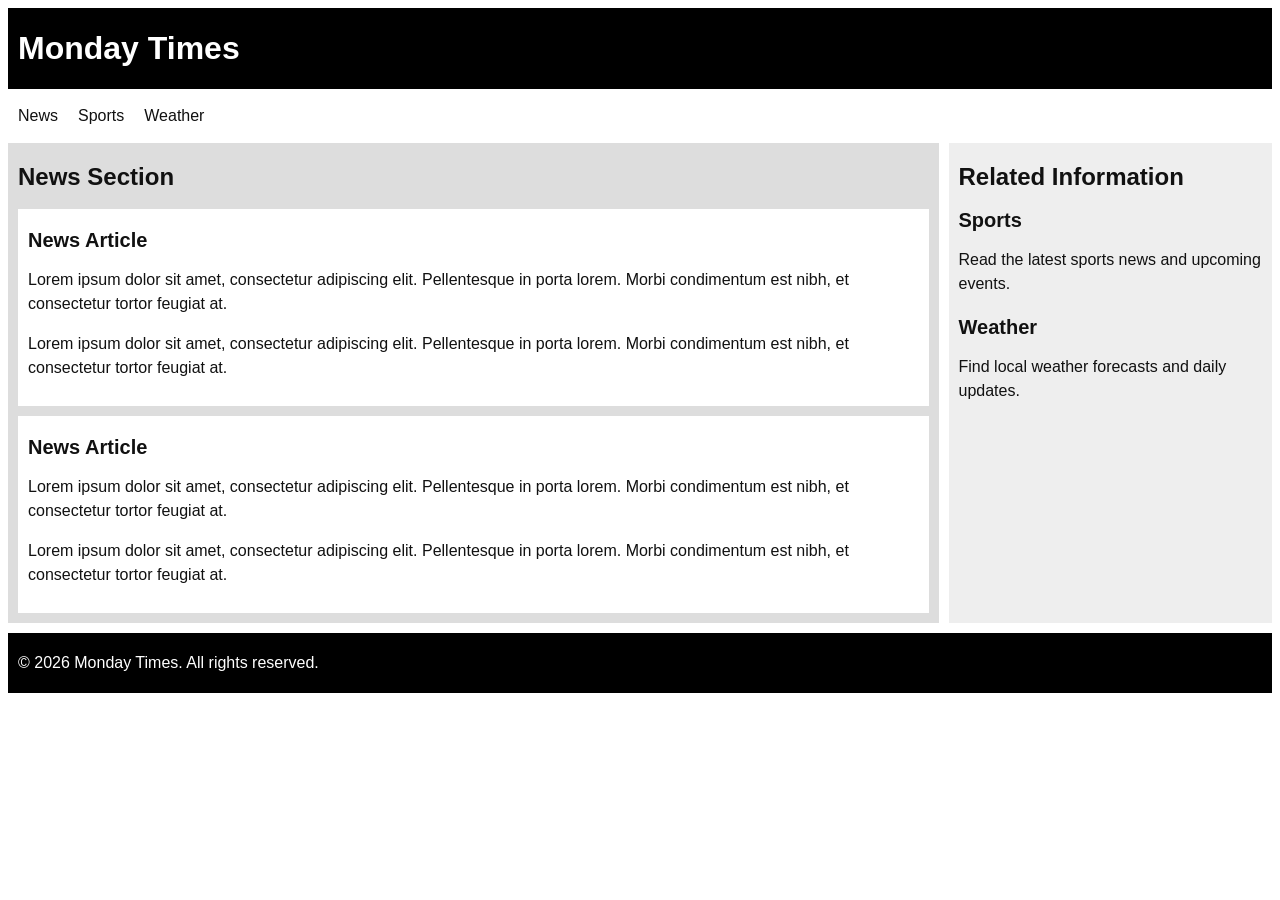
<file: index.html>
<!DOCTYPE html>
<html lang="vi">
<head>
    <meta charset="UTF-8">
    <meta name="viewport" content="width=device-width, initial-scale=1.0">
    <title>Bố cục HTML5 và CSS</title>
    <link rel="stylesheet" href="styles.css">
</head>
<body>
    <header>
        <h1>Monday Times</h1>
    </header>

    <nav aria-label="Điều hướng chính">
        <ul>
            <li><a href="#news">News</a></li>
            <li><a href="#sports">Sports</a></li>
            <li><a href="#weather">Weather</a></li>
        </ul>
    </nav>

    <main>
        <section id="news">
            <h2>News Section</h2>
            <article>
                <h3>News Article</h3>
                <p>Lorem ipsum dolor sit amet, consectetur adipiscing elit. Pellentesque in porta lorem. Morbi condimentum est nibh, et consectetur tortor feugiat at.</p>
                <p>Lorem ipsum dolor sit amet, consectetur adipiscing elit. Pellentesque in porta lorem. Morbi condimentum est nibh, et consectetur tortor feugiat at.</p>
            </article>
            <article>
                <h3>News Article</h3>
                <p>Lorem ipsum dolor sit amet, consectetur adipiscing elit. Pellentesque in porta lorem. Morbi condimentum est nibh, et consectetur tortor feugiat at.</p>
                <p>Lorem ipsum dolor sit amet, consectetur adipiscing elit. Pellentesque in porta lorem. Morbi condimentum est nibh, et consectetur tortor feugiat at.</p>
            </article>
        </section>

        <aside aria-label="Thông tin bổ sung">
            <h2>Related Information</h2>
            <section id="sports">
                <h3>Sports</h3>
                <p>Read the latest sports news and upcoming events.</p>
            </section>
            <section id="weather">
                <h3>Weather</h3>
                <p>Find local weather forecasts and daily updates.</p>
            </section>
        </aside>
    </main>

    <footer>
        <p>&copy; 2026 Monday Times. All rights reserved.</p>
    </footer>
</body>
</html>
</file>
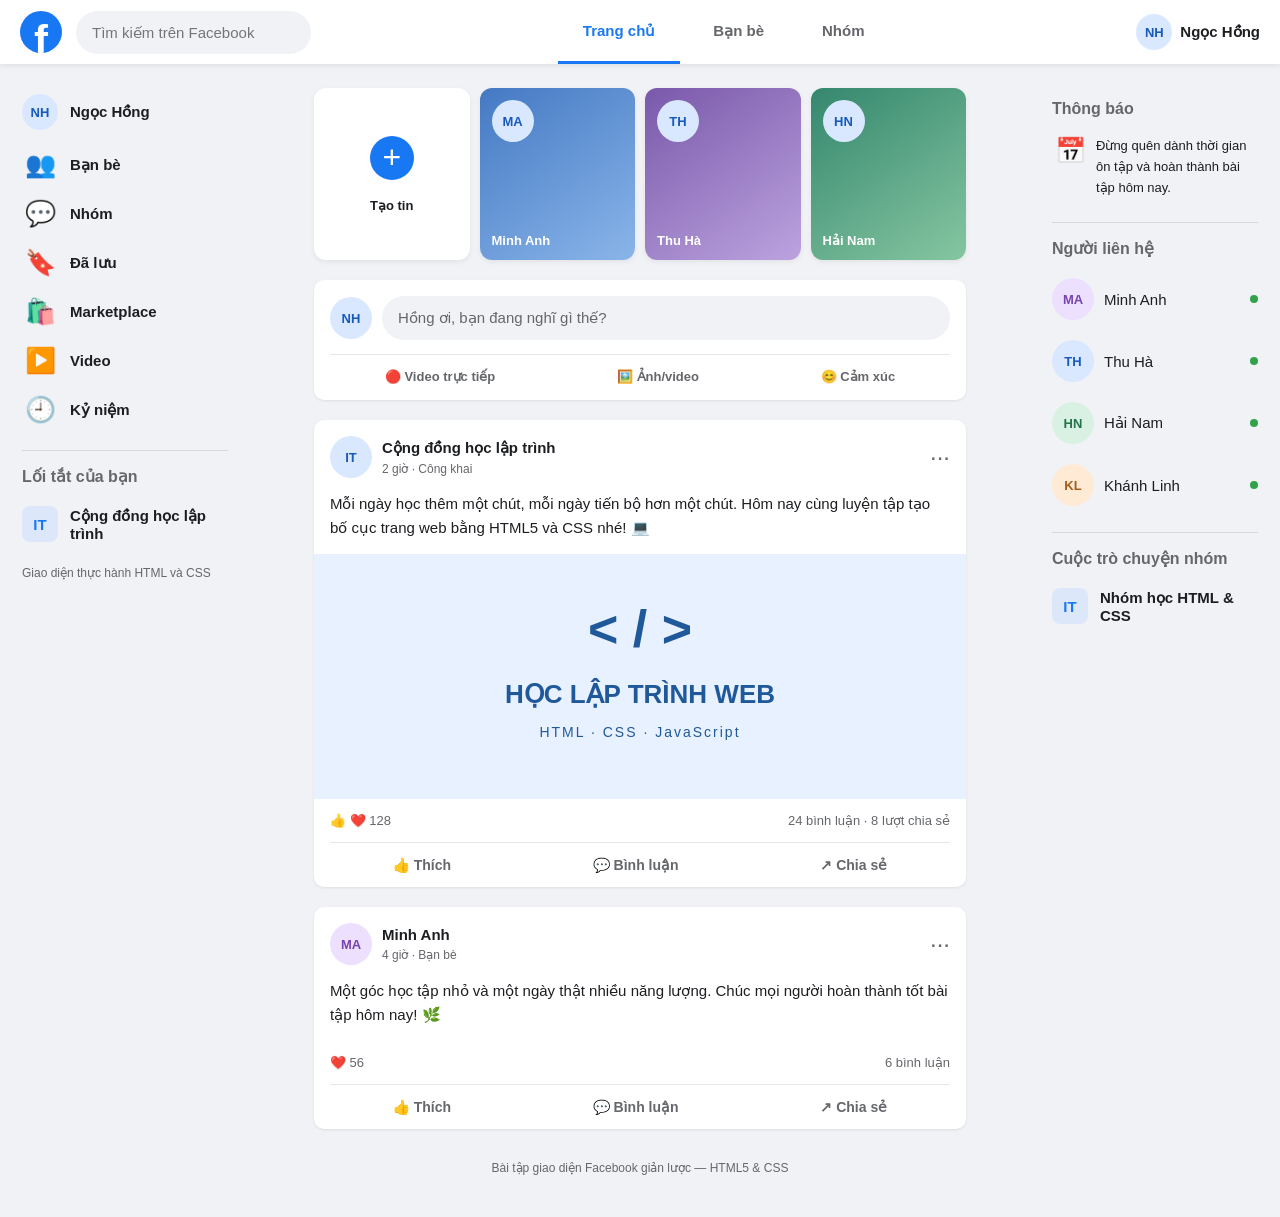
<file: facebook-layout/index.html>
<!DOCTYPE html>
<html lang="vi">
<head>
    <meta charset="UTF-8">
    <meta name="viewport" content="width=device-width, initial-scale=1.0">
    <title>Giao diện Facebook giản lược</title>
    <link rel="stylesheet" href="styles.css">
</head>
<body>
    <header class="header">
        <a class="logo" href="#home" aria-label="Trang chủ Facebook">f</a>
        <input class="search" type="search" placeholder="Tìm kiếm trên Facebook" aria-label="Tìm kiếm trên Facebook">
        <nav class="top-nav" aria-label="Điều hướng chính">
            <a class="active" href="#home">Trang chủ</a>
            <a href="#friends">Bạn bè</a>
            <a href="#groups">Nhóm</a>
        </nav>
        <a class="profile" href="#profile"><span class="avatar small">NH</span><span>Ngọc Hồng</span></a>
    </header>

    <aside class="sidebar left-sidebar" aria-label="Menu cá nhân">
        <nav>
            <a href="#profile" id="profile"><span class="avatar small">NH</span>Ngọc Hồng</a>
            <a href="#friends"><span class="icon">👥</span>Bạn bè</a>
            <a href="#groups"><span class="icon">💬</span>Nhóm</a>
            <a href="#saved"><span class="icon">🔖</span>Đã lưu</a>
            <a href="#market"><span class="icon">🛍️</span>Marketplace</a>
            <a href="#video"><span class="icon">▶️</span>Video</a>
            <a href="#memories"><span class="icon">🕘</span>Kỷ niệm</a>
        </nav>
        <hr>
        <h2>Lối tắt của bạn</h2>
        <a class="shortcut" href="#groups"><span class="group-icon">IT</span>Cộng đồng học lập trình</a>
        <p class="sidebar-note">Giao diện thực hành HTML và CSS</p>
    </aside>

    <main id="home" class="feed">
        <section class="stories" aria-label="Tin">
            <div class="story create-story"><span class="story-symbol">+</span><strong>Tạo tin</strong></div>
            <div class="story story-blue"><span class="avatar">MA</span><strong>Minh Anh</strong></div>
            <div class="story story-purple"><span class="avatar">TH</span><strong>Thu Hà</strong></div>
            <div class="story story-green"><span class="avatar">HN</span><strong>Hải Nam</strong></div>
        </section>

        <section class="card composer" aria-label="Tạo bài viết">
            <div class="composer-top"><span class="avatar">NH</span><div class="composer-prompt">Hồng ơi, bạn đang nghĩ gì thế?</div></div>
            <div class="composer-actions"><span>🔴 Video trực tiếp</span><span>🖼️ Ảnh/video</span><span>😊 Cảm xúc</span></div>
        </section>

        <article class="card post">
            <header class="post-header"><span class="avatar blue">IT</span><div><h2>Cộng đồng học lập trình</h2><p>2 giờ · Công khai</p></div><span class="more" aria-label="Thông tin thêm">···</span></header>
            <p class="post-text">Mỗi ngày học thêm một chút, mỗi ngày tiến bộ hơn một chút. Hôm nay cùng luyện tập tạo bố cục trang web bằng HTML5 và CSS nhé! 💻</p>
            <div class="post-banner"><span>&lt; / &gt;</span><strong>HỌC LẬP TRÌNH WEB</strong><p>HTML · CSS · JavaScript</p></div>
            <div class="post-stats"><span>👍 ❤️ 128</span><span>24 bình luận · 8 lượt chia sẻ</span></div>
            <div class="post-actions"><span>👍 Thích</span><span>💬 Bình luận</span><span>↗ Chia sẻ</span></div>
        </article>

        <article class="card post">
            <header class="post-header"><span class="avatar purple">MA</span><div><h2>Minh Anh</h2><p>4 giờ · Bạn bè</p></div><span class="more">···</span></header>
            <p class="post-text">Một góc học tập nhỏ và một ngày thật nhiều năng lượng. Chúc mọi người hoàn thành tốt bài tập hôm nay! 🌿</p>
            <div class="post-stats"><span>❤️ 56</span><span>6 bình luận</span></div>
            <div class="post-actions"><span>👍 Thích</span><span>💬 Bình luận</span><span>↗ Chia sẻ</span></div>
        </article>
        <footer class="feed-footer">Bài tập giao diện Facebook giản lược — HTML5 &amp; CSS</footer>
    </main>

    <aside class="sidebar right-sidebar" aria-label="Thông tin và người liên hệ">
        <section><h2>Thông báo</h2><div class="notice"><span class="icon">📅</span><p>Đừng quên dành thời gian ôn tập và hoàn thành bài tập hôm nay.</p></div></section>
        <hr>
        <section id="friends"><h2>Người liên hệ</h2><ul class="contacts"><li><span class="avatar purple">MA</span>Minh Anh<span class="online" aria-label="Đang hoạt động"></span></li><li><span class="avatar blue">TH</span>Thu Hà<span class="online" aria-label="Đang hoạt động"></span></li><li><span class="avatar green">HN</span>Hải Nam<span class="online" aria-label="Đang hoạt động"></span></li><li><span class="avatar orange">KL</span>Khánh Linh<span class="online" aria-label="Đang hoạt động"></span></li></ul></section>
        <hr>
        <section id="groups"><h2>Cuộc trò chuyện nhóm</h2><div class="shortcut"><span class="group-icon">IT</span>Nhóm học HTML &amp; CSS</div></section>
    </aside>
</body>
</html>
</file>
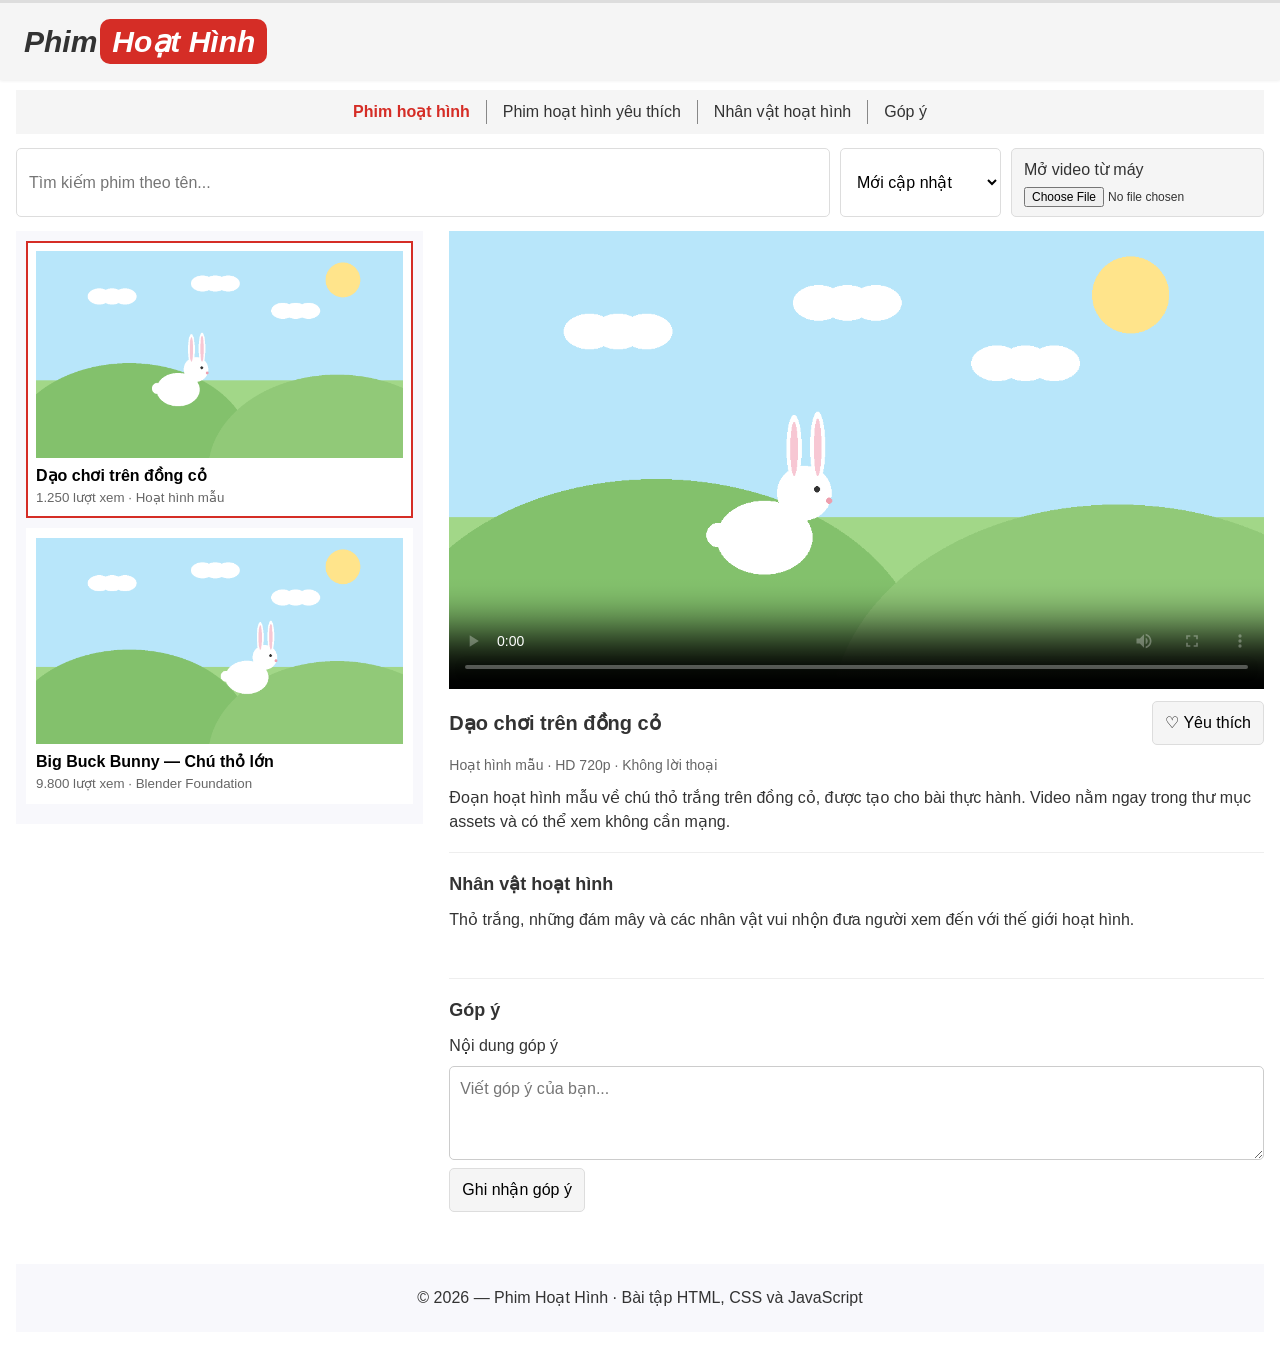
<file: hoat-hinh/index.html>
<!DOCTYPE html>
<html lang="vi">
<head>
    <meta charset="UTF-8">
    <meta name="viewport" content="width=device-width, initial-scale=1.0">
    <title>Phim Hoạt Hình</title>
    <link rel="stylesheet" href="styles.css">
    <script src="script.js" defer></script>
</head>
<body>
    <div class="header"><a class="logo" href="#">Phim<span>Hoạt Hình</span></a></div>
    <div class="page">
        <div class="head-link">
            <a href="#content" id="all" class="active">Phim hoạt hình</a>
            <a href="#content" id="favorites">Phim hoạt hình yêu thích</a>
            <a href="#characters">Nhân vật hoạt hình</a>
            <a href="#feedback">Góp ý</a>
        </div>
        <div class="toolbar">
            <input type="search" id="search" placeholder="Tìm kiếm phim theo tên..." aria-label="Tìm kiếm phim">
            <select id="sort" aria-label="Sắp xếp phim"><option value="new">Mới cập nhật</option><option value="views">Xem nhiều nhất</option></select>
            <label class="file-label">Mở video từ máy<input type="file" id="local-file" accept="video/*"></label>
        </div>
        <div class="content" id="content">
            <div class="left-content"><div id="film-list"></div><p id="empty" hidden>Không tìm thấy phim phù hợp.</p></div>
            <div class="right-content">
                <div class="player">
                    <video id="video" controls playsinline preload="metadata" poster="assets/meadow.png"><source src="assets/meadow.mp4" type="video/mp4">Trình duyệt không hỗ trợ video.</video>
                    <iframe id="youtube" hidden title="Video hoạt hình YouTube" allow="encrypted-media; picture-in-picture; fullscreen" referrerpolicy="strict-origin-when-cross-origin" allowfullscreen></iframe>
                </div>
                <div class="title-row"><h1 id="film-title">Dạo chơi trên đồng cỏ</h1><button id="favorite" type="button" aria-pressed="false">♡ Yêu thích</button></div>
                <p class="muted" id="film-meta"></p>
                <p id="description"></p>
                <div class="info" id="characters"><h2>Nhân vật hoạt hình</h2><p>Thỏ trắng, những đám mây và các nhân vật vui nhộn đưa người xem đến với thế giới hoạt hình.</p></div>
                <div class="info" id="feedback"><h2>Góp ý</h2><form id="feedback-form"><label for="message">Nội dung góp ý</label><textarea id="message" rows="3" required placeholder="Viết góp ý của bạn..."></textarea><button type="submit">Ghi nhận góp ý</button><p id="feedback-result" role="status"></p></form></div>
            </div>
        </div>
        <div class="footer">© 2026 — Phim Hoạt Hình · Bài tập HTML, CSS và JavaScript</div>
    </div>
</body>
</html>
</file>
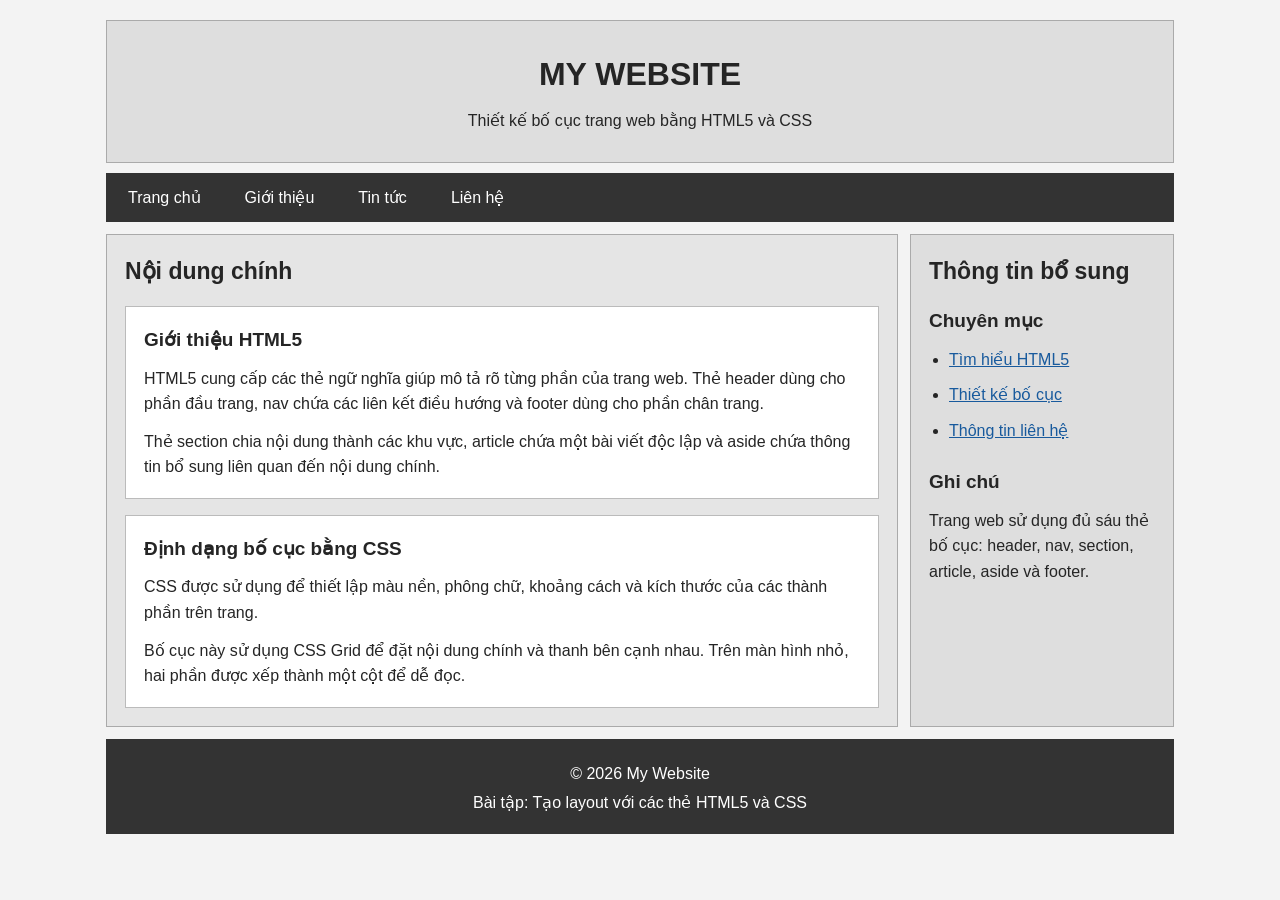
<file: layout-html5-dung-yeu-cau/index.html>
<!DOCTYPE html>
<html lang="vi">
<head>
    <meta charset="UTF-8">
    <meta name="viewport" content="width=device-width, initial-scale=1.0">
    <title>Bố cục trang web bằng HTML5 và CSS</title>
    <link rel="stylesheet" href="styles.css">
</head>
<body>
    <!-- Phần đầu trang -->
    <header>
        <h1>MY WEBSITE</h1>
        <p>Thiết kế bố cục trang web bằng HTML5 và CSS</p>
    </header>

    <!-- Thanh điều hướng -->
    <nav aria-label="Điều hướng chính">
        <a href="#home">Trang chủ</a>
        <a href="#about">Giới thiệu</a>
        <a href="#news">Tin tức</a>
        <a href="#contact">Liên hệ</a>
    </nav>

    <main id="home">
        <!-- Khu vực nội dung chính gồm các bài viết -->
        <section class="content" id="news">
            <h2>Nội dung chính</h2>
            <article id="about">
                <h3>Giới thiệu HTML5</h3>
                <p>HTML5 cung cấp các thẻ ngữ nghĩa giúp mô tả rõ từng phần của trang web. Thẻ header dùng cho phần đầu trang, nav chứa các liên kết điều hướng và footer dùng cho phần chân trang.</p>
                <p>Thẻ section chia nội dung thành các khu vực, article chứa một bài viết độc lập và aside chứa thông tin bổ sung liên quan đến nội dung chính.</p>
            </article>
            <article>
                <h3>Định dạng bố cục bằng CSS</h3>
                <p>CSS được sử dụng để thiết lập màu nền, phông chữ, khoảng cách và kích thước của các thành phần trên trang.</p>
                <p>Bố cục này sử dụng CSS Grid để đặt nội dung chính và thanh bên cạnh nhau. Trên màn hình nhỏ, hai phần được xếp thành một cột để dễ đọc.</p>
            </article>
        </section>

        <!-- Thanh bên chứa thông tin bổ sung -->
        <aside>
            <h2>Thông tin bổ sung</h2>
            <h3>Chuyên mục</h3>
            <ul>
                <li><a href="#about">Tìm hiểu HTML5</a></li>
                <li><a href="#news">Thiết kế bố cục</a></li>
                <li><a href="#contact">Thông tin liên hệ</a></li>
            </ul>
            <h3>Ghi chú</h3>
            <p>Trang web sử dụng đủ sáu thẻ bố cục: header, nav, section, article, aside và footer.</p>
        </aside>
    </main>

    <!-- Phần chân trang -->
    <footer id="contact">
        <p>&copy; 2026 My Website</p>
        <p>Bài tập: Tạo layout với các thẻ HTML5 và CSS</p>
    </footer>
</body>
</html>
</file>
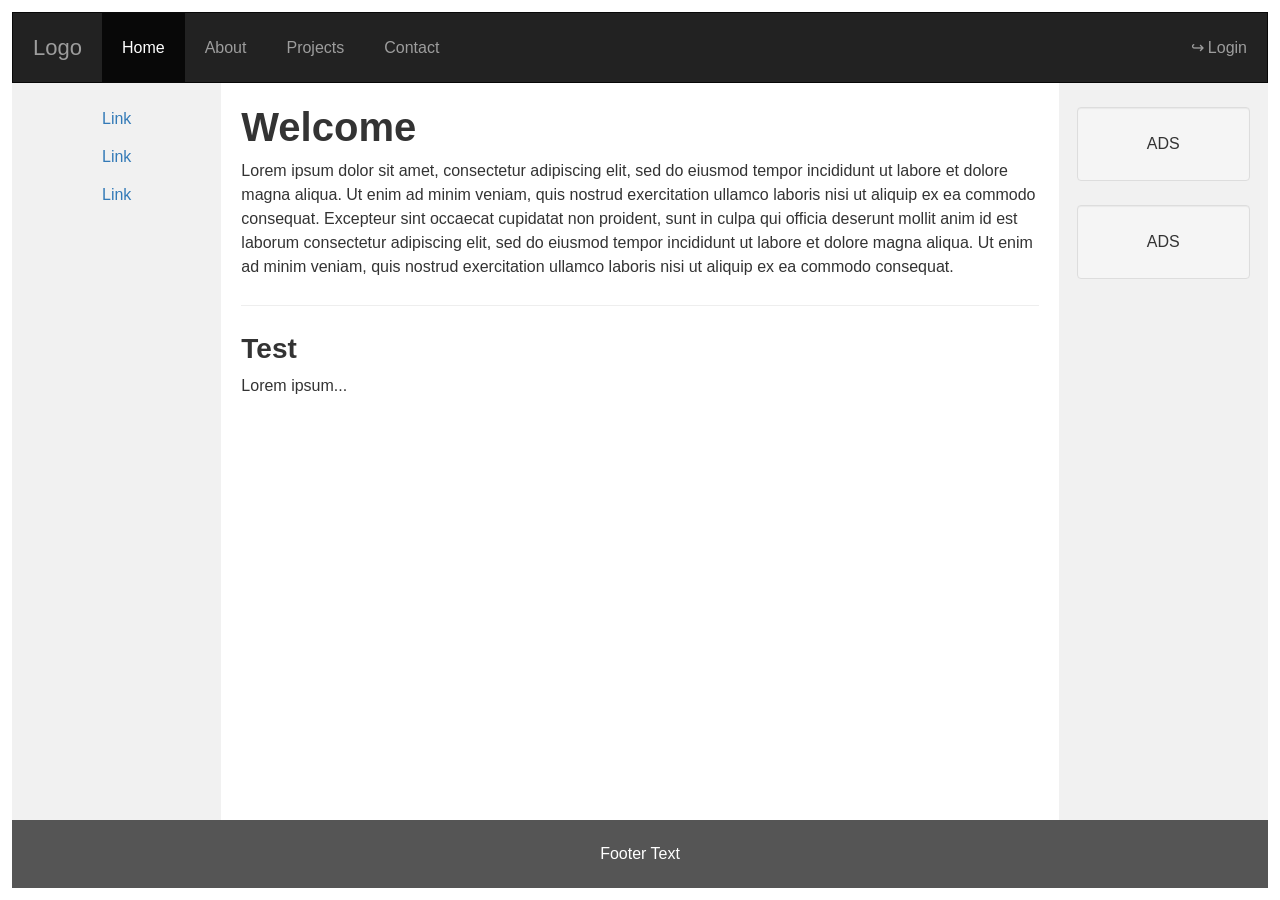
<file: layout-rwd/index.html>
<!DOCTYPE html>
<html lang="en">
<head>
    <meta charset="UTF-8">
    <meta name="viewport" content="width=device-width, initial-scale=1.0">
    <title>Responsive Layout</title>
    <link rel="stylesheet" href="styles.css">
</head>
<body>
    <div class="page">
        <div class="navbar" role="navigation" aria-label="Main navigation">
            <a class="logo" href="#home">Logo</a>
            <a class="active" href="#home">Home</a>
            <a href="#about">About</a>
            <a href="#projects">Projects</a>
            <a href="#contact">Contact</a>
            <a class="login" href="#login"><span aria-hidden="true">↪</span> Login</a>
        </div>

        <div class="row">
            <div class="sidebar sidebar-left">
                <a href="#home">Link</a>
                <a href="#about">Link</a>
                <a href="#projects">Link</a>
            </div>

            <div class="content" id="home" role="main">
                <h1>Welcome</h1>
                <p id="about">Lorem ipsum dolor sit amet, consectetur adipiscing elit, sed do eiusmod tempor incididunt ut labore et dolore magna aliqua. Ut enim ad minim veniam, quis nostrud exercitation ullamco laboris nisi ut aliquip ex ea commodo consequat. Excepteur sint occaecat cupidatat non proident, sunt in culpa qui officia deserunt mollit anim id est laborum consectetur adipiscing elit, sed do eiusmod tempor incididunt ut labore et dolore magna aliqua. Ut enim ad minim veniam, quis nostrud exercitation ullamco laboris nisi ut aliquip ex ea commodo consequat.</p>
                <hr>
                <h2 id="projects">Test</h2>
                <p>Lorem ipsum...</p>
            </div>

            <div class="sidebar sidebar-right">
                <div class="ads">ADS</div>
                <div class="ads">ADS</div>
            </div>
        </div>

        <div class="footer" id="contact" role="contentinfo">Footer Text</div>
    </div>
</body>
</html>
</file>
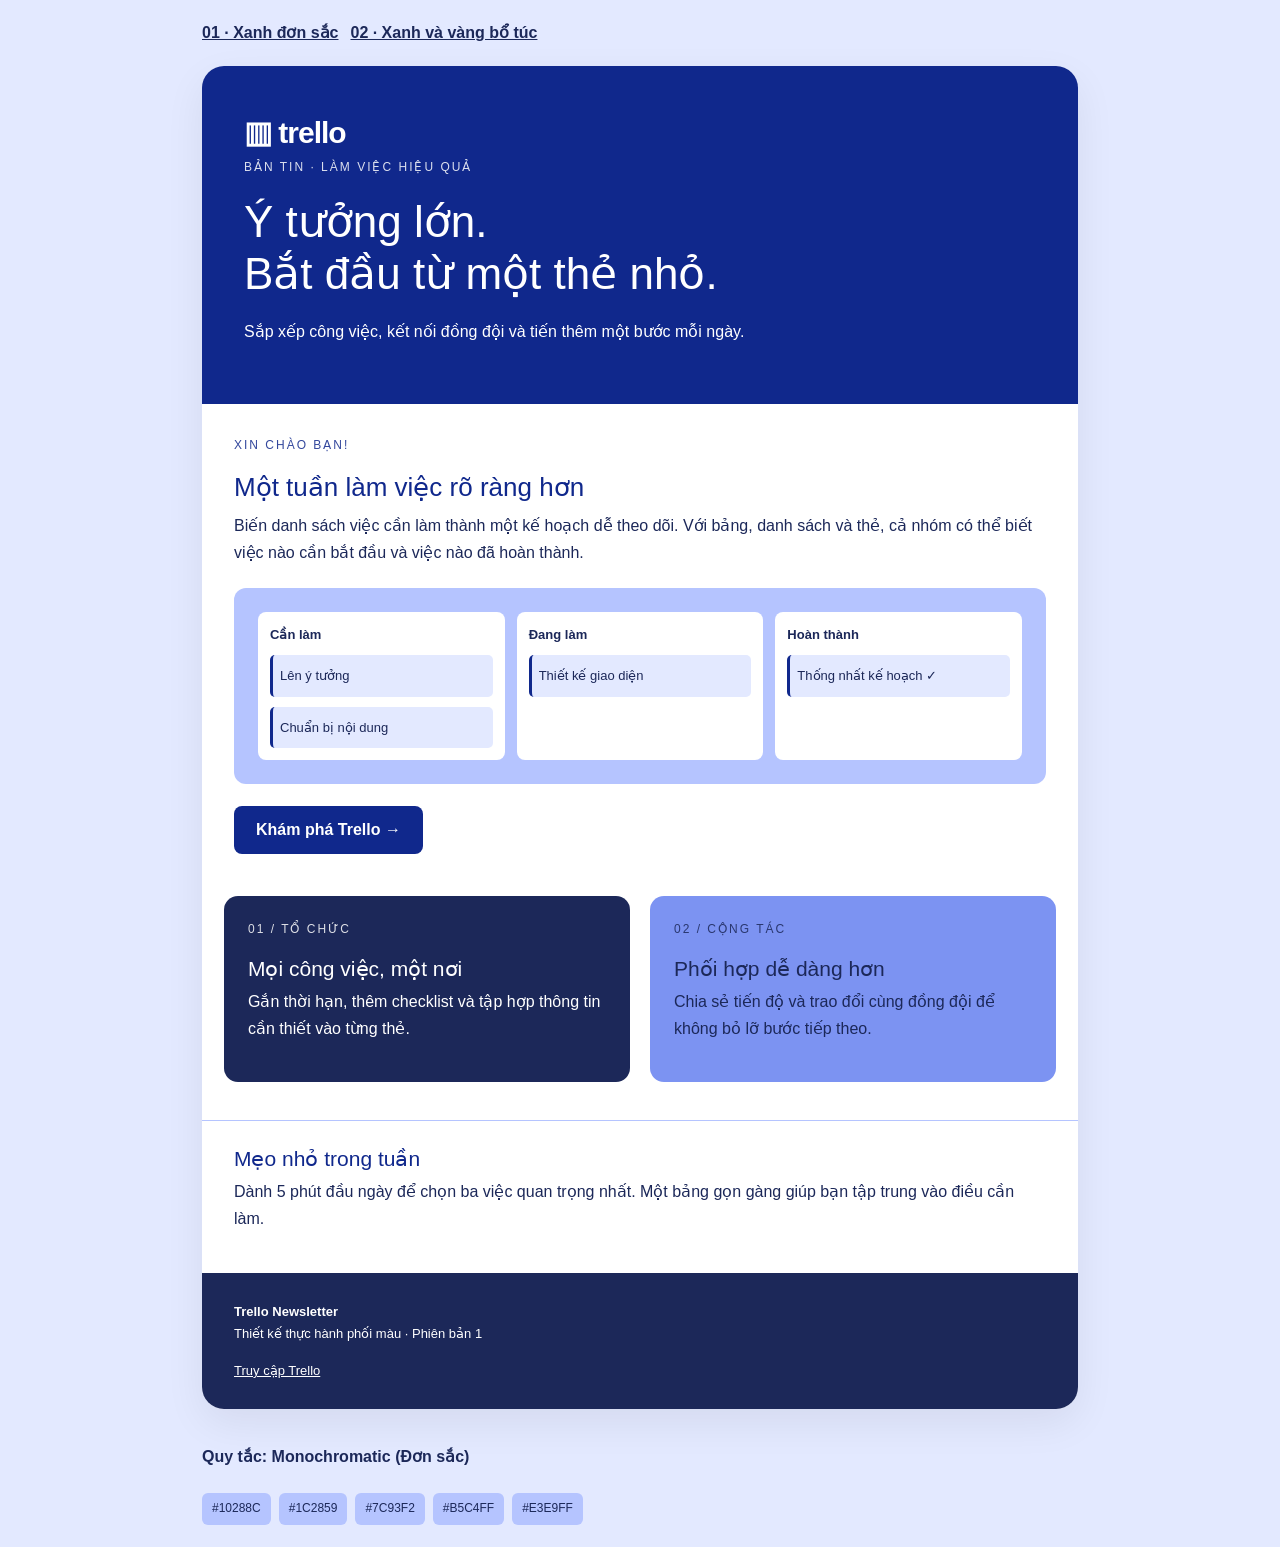
<file: Newsletter/index.html>
<!doctype html><html lang="vi"><head><meta charset="utf-8"><meta name="viewport" content="width=device-width,initial-scale=1"><title>Trello Newsletter — Phiên bản 1</title><link rel="stylesheet" href="https://cdn.jsdelivr.net/npm/bootstrap@5.3.3/dist/css/bootstrap.min.css"><link rel="stylesheet" href="style.css"><link rel="stylesheet" href="style1.css"></head><body><div class="container"><nav class="toolbar" aria-label="Chọn phiên bản"><a href="newsletter_version1.html">01 · Xanh đơn sắc</a><a href="newsletter_version2.html">02 · Xanh và vàng bổ túc</a></nav><main class="newsletter"><header class="primary-bg"><div class="brand">▥ trello</div><p class="edition">Bản tin · Làm việc hiệu quả</p><h1>Ý tưởng lớn.<br>Bắt đầu từ một thẻ nhỏ.</h1><p>Sắp xếp công việc, kết nối đồng đội và tiến thêm một bước mỗi ngày.</p></header><section class="intro"><p class="edition text-primary-color">Xin chào bạn!</p><h2 class="text-primary-color">Một tuần làm việc rõ ràng hơn</h2><p>Biến danh sách việc cần làm thành một kế hoạch dễ theo dõi. Với bảng, danh sách và thẻ, cả nhóm có thể biết việc nào cần bắt đầu và việc nào đã hoàn thành.</p><div class="board" aria-label="Minh họa bảng công việc"><div class="list"><strong>Cần làm</strong><div class="task">Lên ý tưởng</div><div class="task">Chuẩn bị nội dung</div></div><div class="list"><strong>Đang làm</strong><div class="task">Thiết kế giao diện</div></div><div class="list"><strong>Hoàn thành</strong><div class="task">Thống nhất kế hoạch ✓</div></div></div><a class="btn btn-primary-custom" href="https://trello.com/">Khám phá Trello →</a></section><section class="cards"><div class="row"><div class="col-md-6"><article class="card secondary-bg"><div class="card-body"><p class="edition">01 / Tổ chức</p><h3>Mọi công việc, một nơi</h3><p>Gắn thời hạn, thêm checklist và tập hợp thông tin cần thiết vào từng thẻ.</p></div></article></div><div class="col-md-6"><article class="card accent-bg"><div class="card-body"><p class="edition">02 / Cộng tác</p><h3>Phối hợp dễ dàng hơn</h3><p>Chia sẻ tiến độ và trao đổi cùng đồng đội để không bỏ lỡ bước tiếp theo.</p></div></article></div></div></section><section class="tip"><h3 class="text-primary-color">Mẹo nhỏ trong tuần</h3><p>Dành 5 phút đầu ngày để chọn ba việc quan trọng nhất. Một bảng gọn gàng giúp bạn tập trung vào điều cần làm.</p></section><footer class="secondary-bg"><strong>Trello Newsletter</strong><p>Thiết kế thực hành phối màu · Phiên bản 1</p><a href="https://trello.com/">Truy cập Trello</a></footer></main><aside aria-label="Bảng màu"><p><strong>Quy tắc: Monochromatic (Đơn sắc)</strong></p><div class="swatches"><span class="swatch">#10288C</span><span class="swatch">#1C2859</span><span class="swatch">#7C93F2</span><span class="swatch">#B5C4FF</span><span class="swatch">#E3E9FF</span></div></aside></div></body></html>
</file>
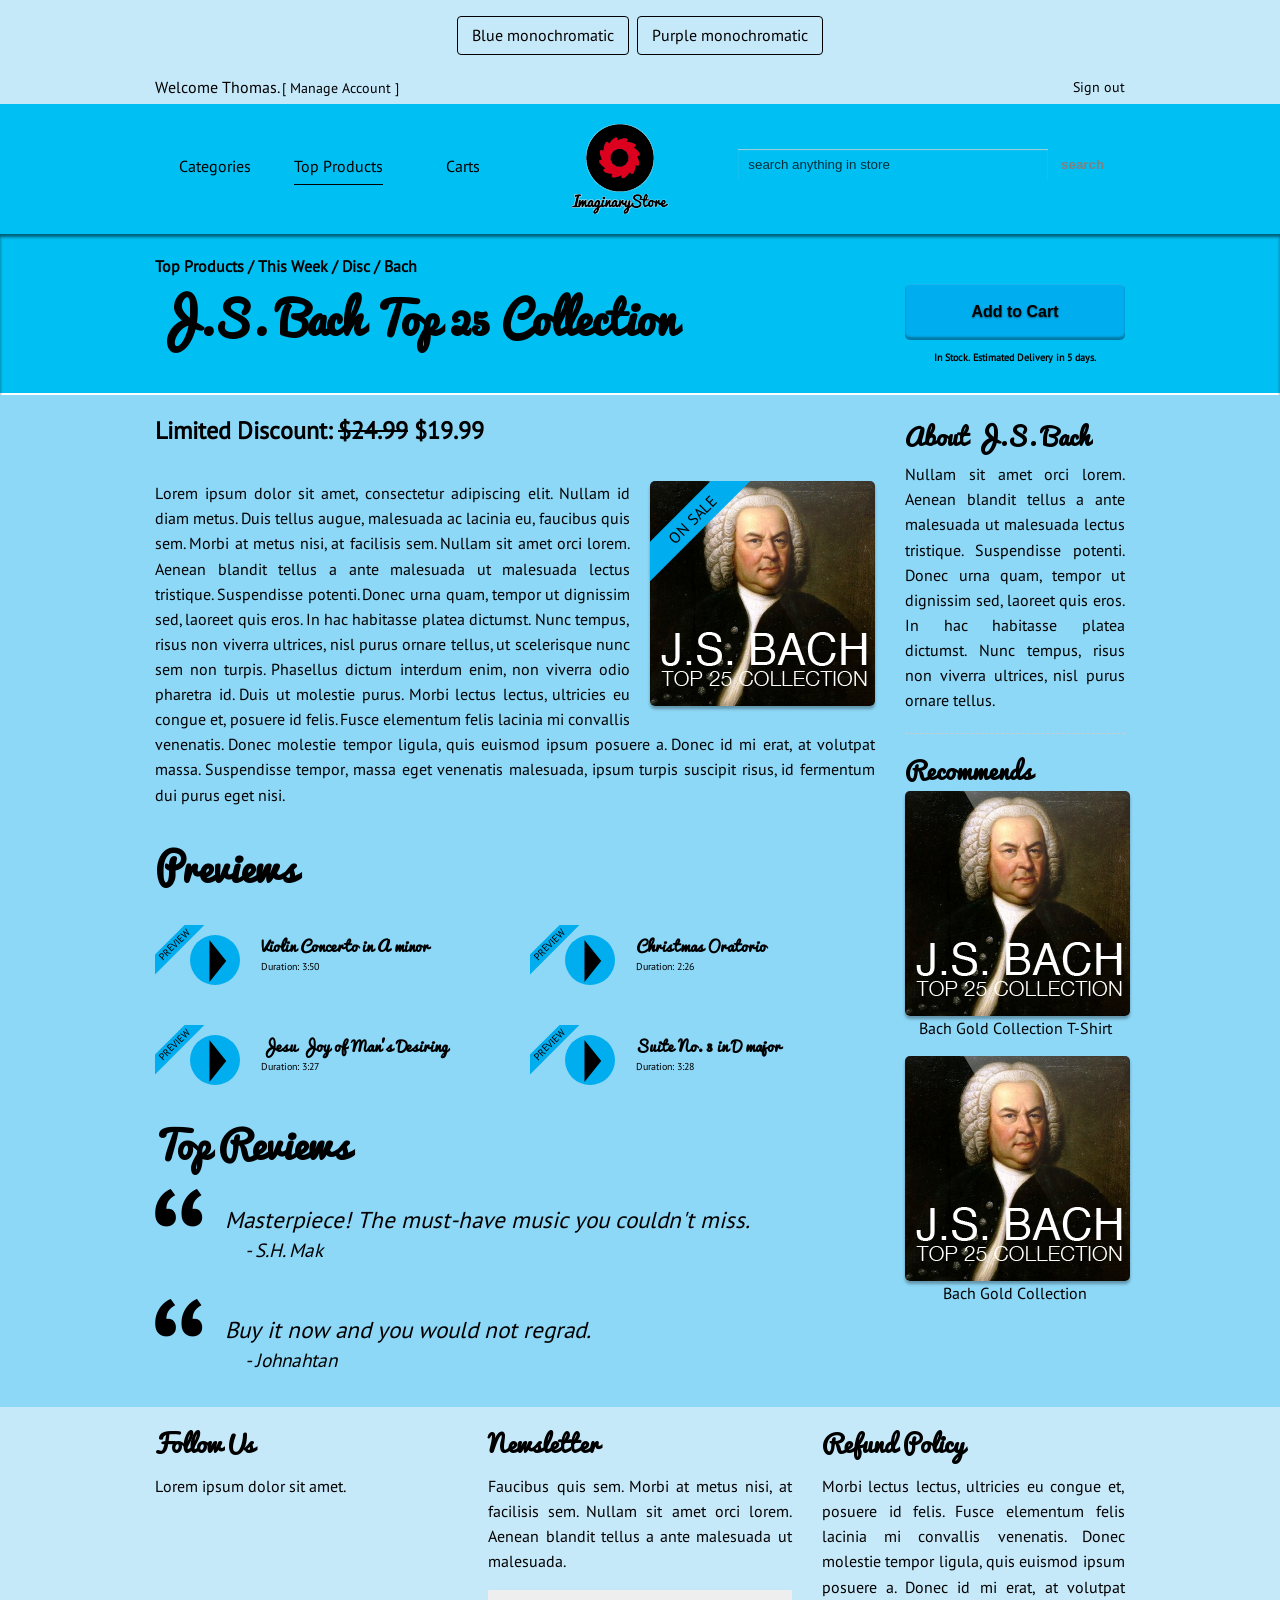
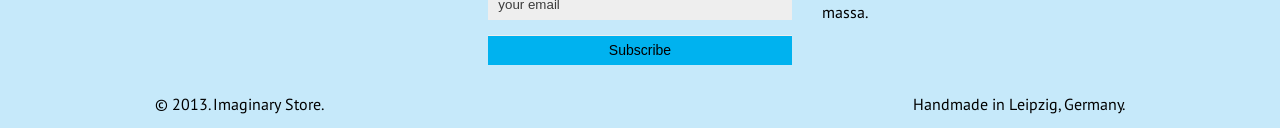
<file: Thuc_hanh_phoi_mau/index.html>
<!doctype html>
<html lang="en">
<head>
<meta charset="utf-8">
<meta name="viewport" content="width=device-width, initial-scale=1" />
<title>Imaginary Store</title>
<link href="style.css" rel="stylesheet" type="text/css" />
</head>

<body>
<div class="theme-switch"><a href="index.html">Blue monochromatic</a><a href="purple.html">Purple monochromatic</a></div>
<header id="top">
	<div class="fix-size">
    	<p class="c9 left">
        	Welcome Thomas. <a href="">[ Manage Account ]</a>
        </p>
        <p class="c3 left">
        	<a href="#main-nav" class="hide"><img src="images/nav-btn.png" alt="button" /></a>
            <a href="" class="right">Sign out</a>
        </p>
    </div>
    <div class="clear"></div>
</header><!-- header -->

<nav>
	<div class="fix-size">
    	<ul class="c5 left show">
        	<li><a href="">Categories</a></li>
            <li><a href="">Top Products</a></li>
            <li><a href="">Carts</a></li>
        </ul>
        <a href="" class="c2 left c">
        	<img src="images/logo.png" alt="logo" />
        </a>
        <form action="#" class="c5 left show">
        	<input type="search" placeholder="search anything in store" required />
            <input type="submit" value="search" />
        </form>
    </div>
    <div class="clear"></div>
</nav><!-- nav -->

<section id="banner">
	<div class="fix-size">
    	<section class="c9 left c">
        	<p>Top Products / This Week / Disc / Bach</p>
            <h1>J.S. Bach Top 25 Collection</h1>
        </section>
        <aside class="c3 left c">
        	<button>Add to Cart</button>
            <p>In Stock. Estimated Delivery in 5 days.</p>
        </aside>
    </div>
    <div class="clear"></div>
</section><!-- banner -->

<section id="main">
	<div class="fix-size">
    	<section class="c9 left c">
        	<h3>Limited Discount: <del>$24.99</del> $19.99</h3>            
            <div class="trans right">
                <div class="cover">
                    <div class="face">
                        <p class="on-sale">ON SALE</p>
                    </div>
                    <div class="face back">
                        <b>J.S. Bach - Top 25 Collection</b>
                        <ol>
                            <li>Violin Concerto in A minor</li>
                            <li>Christmas Oratorio</li>
                            <li>Jesu Joy of Man's Desiring</li>
                            <li>Suite No. 3 in D major</li>
                            <!-- text -->
                        </ol>
                    </div>
                </div>
            </div><!-- trans -->
            
            <p>
            	Lorem ipsum dolor sit amet, consectetur adipiscing elit. Nullam id diam metus. Duis tellus augue, malesuada ac lacinia eu, faucibus quis sem. Morbi at metus nisi, at facilisis sem. Nullam sit amet orci lorem. Aenean blandit tellus a ante malesuada ut malesuada lectus tristique. Suspendisse potenti. Donec urna quam, tempor ut dignissim sed, laoreet quis eros. In hac habitasse platea dictumst. Nunc tempus, risus non viverra ultrices, nisl purus ornare tellus, ut scelerisque nunc sem non turpis. Phasellus dictum interdum enim, non viverra odio pharetra id. Duis ut molestie purus. Morbi lectus lectus, ultricies eu congue et, posuere id felis. Fusce elementum felis lacinia mi convallis venenatis. Donec molestie tempor ligula, quis euismod ipsum posuere a. Donec id mi erat, at volutpat massa. Suspendisse tempor, massa eget venenatis malesuada, ipsum turpis suscipit risus, id fermentum dui purus eget nisi.<!-- text -->
            </p>
            
            <h2>Previews</h2>
            <ul class="preview">
            	<li class="left"><a href="">
                	<div class="c3 left">
                    	<p class="title">PREVIEW</p>
                        <div class="circle"><div class="triangle">&#9658;</div></div>
                    </div>
                    <div class="c9 left">
                    	<b>Violin Concerto in A minor</b><!-- text -->
                        <small>Duration: 3:50</small>
                    </div>
                    <div class="clear"></div>
                </a></li><!-- element -->
                
                <li class="right"><a href="">
                	<div class="c3 left">
                    	<p class="title">PREVIEW</p>
                        <div class="circle"><div class="triangle">&#9658;</div></div>
                    </div>
                    <div class="c9 left">
                    	<b>Christmas Oratorio</b><!-- text -->
                        <small>Duration: 2:26</small>
                    </div>
                    <div class="clear"></div>
                </a></li><!-- element -->
                <li class="clear"></li>
                
                <li class="left"><a href="">
                	<div class="c3 left">
                    	<p class="title">PREVIEW</p>
                        <div class="circle"><div class="triangle">&#9658;</div></div>
                    </div>
                    <div class="c9 left">
                    	<b>Jesu Joy of Man's Desiring</b><!-- text -->
                        <small>Duration: 3:27</small>
                    </div>
                    <div class="clear"></div>
                </a></li><!-- element -->
                
                <li class="right"><a href="">
                	<div class="c3 left">
                    	<p class="title">PREVIEW</p>
                        <div class="circle"><div class="triangle">&#9658;</div></div>
                    </div>
                    <div class="c9 left">
                    	<b>Suite No. 3 in D major</b><!-- text -->
                        <small>Duration: 3:28</small>
                    </div>
                    <div class="clear"></div>
                </a></li><!-- element -->
            </ul>
            <div class="clear"></div>
            
            <h2>Top Reviews</h2>
            <blockquote>
            	<div class="quote">&ldquo;</div>
                <p>
                	Masterpiece! The must-have music you couldn't miss.<small>- S.H. Mak</small>
                </p>
            </blockquote>
            
            <blockquote>
            	<div class="quote">&ldquo;</div>
                <p>
                	Buy it now and you would not regrad. <small>- Johnahtan</small>
                </p>
            </blockquote>
        </section>
        <aside class="c3 left c">
        	<h3>About J.S. Bach</h3>
            <p class="about">
            	Nullam sit amet orci lorem. Aenean blandit tellus a ante malesuada ut malesuada lectus tristique. Suspendisse potenti. Donec urna quam, tempor ut dignissim sed, laoreet quis eros. In hac habitasse platea dictumst. Nunc tempus, risus non viverra ultrices, nisl purus ornare tellus.
            </p>
            
            <h3>Recommends</h3>
            <div class="aside-cover">
            	<div class="trans">
                	<div class="cover">
                    	<div class="face">
                        </div>
                        <div class="face back">
                        	<b>J.S. Bach - Top 25 Collection</b>
                            <ol>
                            	<li>Violin Concerto in A minor</li>
                                <li>Christmas Oratorio</li>
                                <li>Jesu Joy of Man's Desiring</li>
                                <li>Suite No. 3 in D major</li>
                            	<!-- text -->
                            </ol>
                            <button>Go to Album</button>
                        </div>
                    </div>
                </div><!-- trans -->
            	<p>Bach Gold Collection T-Shirt</p>
            </div><!-- aside cover -->
            
            <div class="aside-cover">
            	<div class="trans">
                	<div class="cover">
                    	<div class="face">
                        </div>
                        <div class="face back">
                        	<b>J.S. Bach - Top 25 Collection</b>
                            <ol>
                            	<li>Violin Concerto in A minor</li>
                                <li>Christmas Oratorio</li>
                                <li>Jesu Joy of Man's Desiring</li>
                                <li>Suite No. 3 in D major</li>
                            	<!-- text -->
                            </ol>
                            <button>Go to Album</button>
                        </div>
                    </div>
                </div><!-- trans -->
                <p>Bach Gold Collection</p>
            </div><!-- aside cover -->
        </aside>
    </div>
    <div class="clear"></div>
    
    <nav id="main-nav" class="c12 c hide">
    	<ul>
        	<li><a href="#top"><span class="arrow"></span>Back to Top</a></li>
            <li><a href="">Categories</a></li>
            <li><a href="">Top Products</a></li>
            <li><a href="">Carts</a></li>
            <li><a href="">Your Account</a></li>
        </ul>
        <form action="#">
        	<input type="search" placeholder="search in store" required />
            <input type="submit" value="go" />
        </form>
    </nav><!-- main nav -->
    <div class="clear"></div>
</section><!-- main -->

<section id="info">
	<div class="fix-size">
    	<div class="c4 left c">
        	<h3>Follow Us</h3>
            <p>
            	Lorem ipsum dolor sit amet.
            </p>
        </div>
        <div class="c4 left c">
        	<h3>Newsletter</h3>
            <p>
            	Faucibus quis sem. Morbi at metus nisi, at facilisis sem. Nullam sit amet orci lorem. Aenean blandit tellus a ante malesuada ut malesuada.
            </p>
            <form action="#">
            	<input type="email" placeholder="your email" required />
                <input type="submit" value="Subscribe" />
            </form>
        </div>
        <div class="c4 left c">
        	<h3>Refund Policy</h3>
        	<p>
            	Morbi lectus lectus, ultricies eu congue et, posuere id felis. Fusce elementum felis lacinia mi convallis venenatis. Donec molestie tempor ligula, quis euismod ipsum posuere a. Donec id mi erat, at volutpat massa.
            </p>
        </div>
    </div>
    <div class="clear"></div>
</section><!-- info -->

<footer>
	<div class="fix-size">
    	<div class="c12 c">
        	<span>&copy; 2013. Imaginary Store.</span>
            <span class="right">Handmade in Leipzig, Germany.</span>
        </div>
    </div>
    <div class="clear"></div>
</footer><!-- footer -->
</body>
</html>
</file>
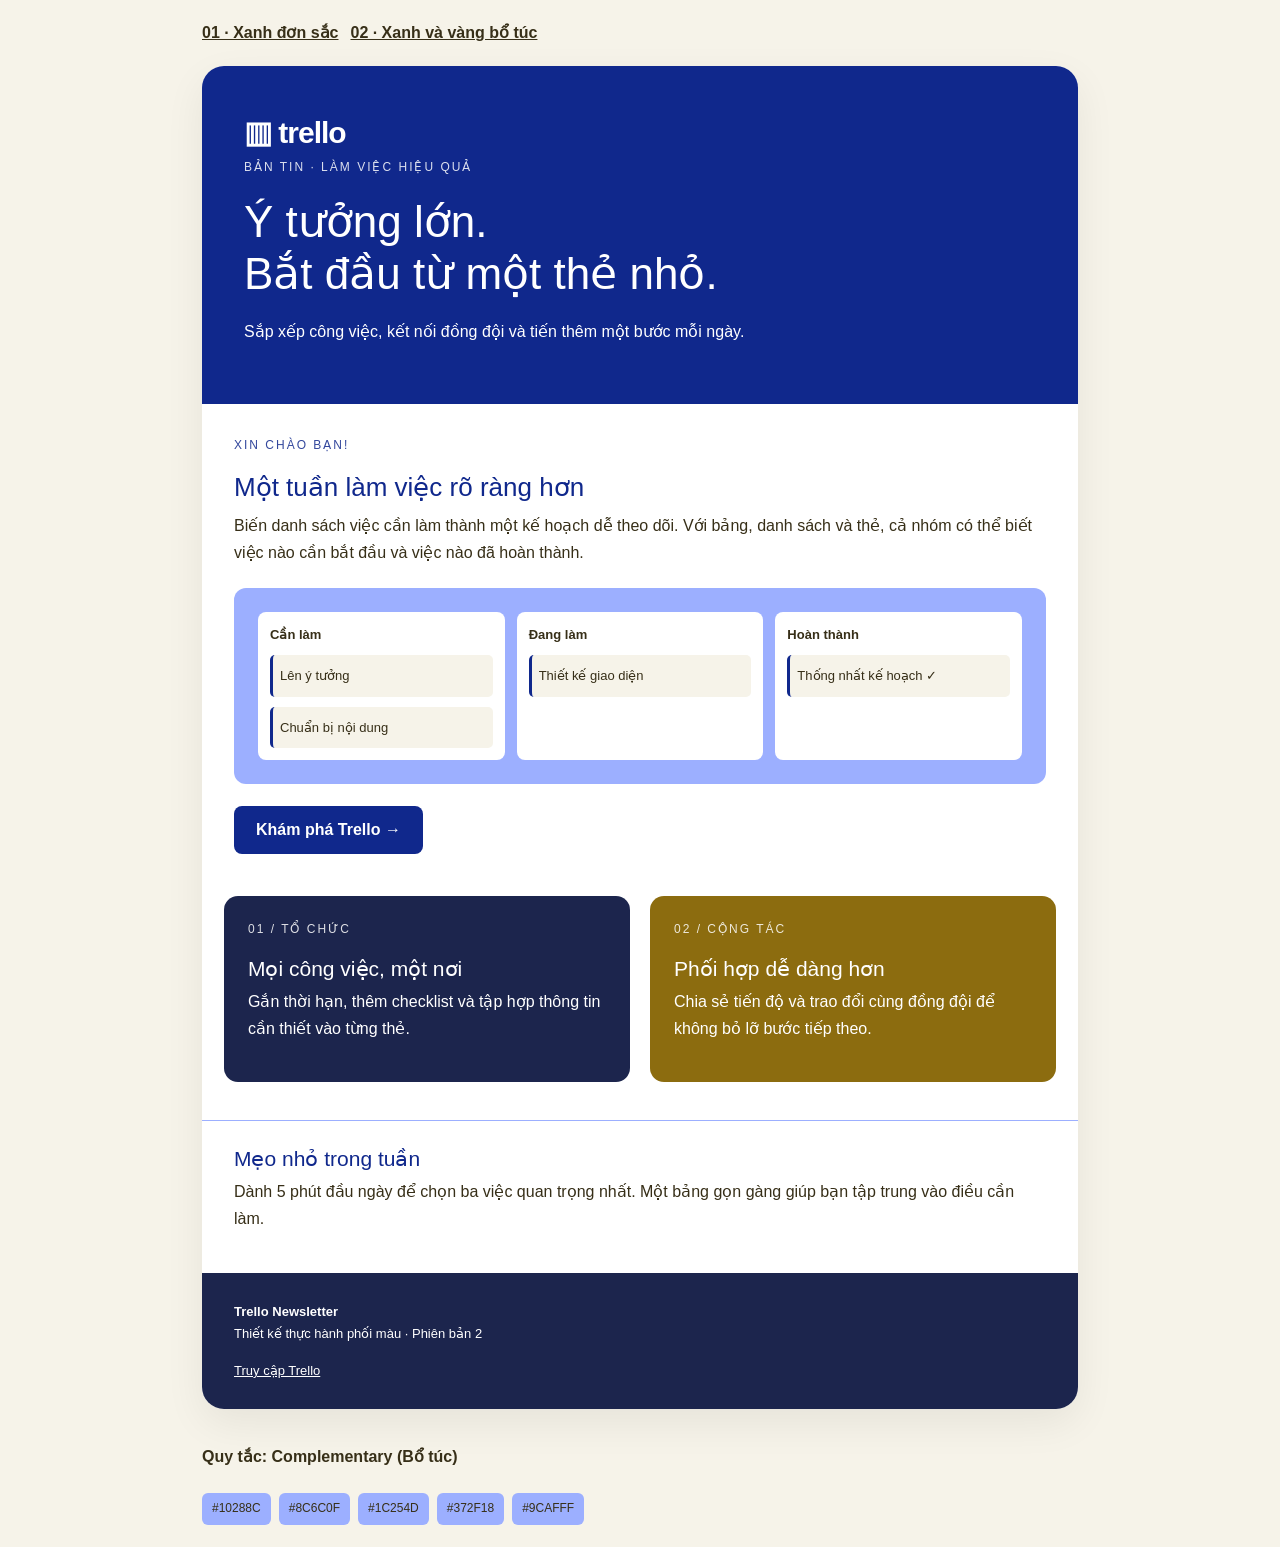
<file: Newsletter/newsletter_version2.html>
<!doctype html><html lang="vi"><head><meta charset="utf-8"><meta name="viewport" content="width=device-width,initial-scale=1"><title>Trello Newsletter — Phiên bản 2</title><link rel="stylesheet" href="https://cdn.jsdelivr.net/npm/bootstrap@5.3.3/dist/css/bootstrap.min.css"><link rel="stylesheet" href="style.css"><link rel="stylesheet" href="style2.css"></head><body><div class="container"><nav class="toolbar" aria-label="Chọn phiên bản"><a href="newsletter_version1.html">01 · Xanh đơn sắc</a><a href="newsletter_version2.html">02 · Xanh và vàng bổ túc</a></nav><main class="newsletter"><header class="primary-bg"><div class="brand">▥ trello</div><p class="edition">Bản tin · Làm việc hiệu quả</p><h1>Ý tưởng lớn.<br>Bắt đầu từ một thẻ nhỏ.</h1><p>Sắp xếp công việc, kết nối đồng đội và tiến thêm một bước mỗi ngày.</p></header><section class="intro"><p class="edition text-primary-color">Xin chào bạn!</p><h2 class="text-primary-color">Một tuần làm việc rõ ràng hơn</h2><p>Biến danh sách việc cần làm thành một kế hoạch dễ theo dõi. Với bảng, danh sách và thẻ, cả nhóm có thể biết việc nào cần bắt đầu và việc nào đã hoàn thành.</p><div class="board" aria-label="Minh họa bảng công việc"><div class="list"><strong>Cần làm</strong><div class="task">Lên ý tưởng</div><div class="task">Chuẩn bị nội dung</div></div><div class="list"><strong>Đang làm</strong><div class="task">Thiết kế giao diện</div></div><div class="list"><strong>Hoàn thành</strong><div class="task">Thống nhất kế hoạch ✓</div></div></div><a class="btn btn-primary-custom" href="https://trello.com/">Khám phá Trello →</a></section><section class="cards"><div class="row"><div class="col-md-6"><article class="card secondary-bg"><div class="card-body"><p class="edition">01 / Tổ chức</p><h3>Mọi công việc, một nơi</h3><p>Gắn thời hạn, thêm checklist và tập hợp thông tin cần thiết vào từng thẻ.</p></div></article></div><div class="col-md-6"><article class="card accent-bg"><div class="card-body"><p class="edition">02 / Cộng tác</p><h3>Phối hợp dễ dàng hơn</h3><p>Chia sẻ tiến độ và trao đổi cùng đồng đội để không bỏ lỡ bước tiếp theo.</p></div></article></div></div></section><section class="tip"><h3 class="text-primary-color">Mẹo nhỏ trong tuần</h3><p>Dành 5 phút đầu ngày để chọn ba việc quan trọng nhất. Một bảng gọn gàng giúp bạn tập trung vào điều cần làm.</p></section><footer class="secondary-bg"><strong>Trello Newsletter</strong><p>Thiết kế thực hành phối màu · Phiên bản 2</p><a href="https://trello.com/">Truy cập Trello</a></footer></main><aside aria-label="Bảng màu"><p><strong>Quy tắc: Complementary (Bổ túc)</strong></p><div class="swatches"><span class="swatch">#10288C</span><span class="swatch">#8C6C0F</span><span class="swatch">#1C254D</span><span class="swatch">#372F18</span><span class="swatch">#9CAFFF</span></div></aside></div></body></html>
</file>
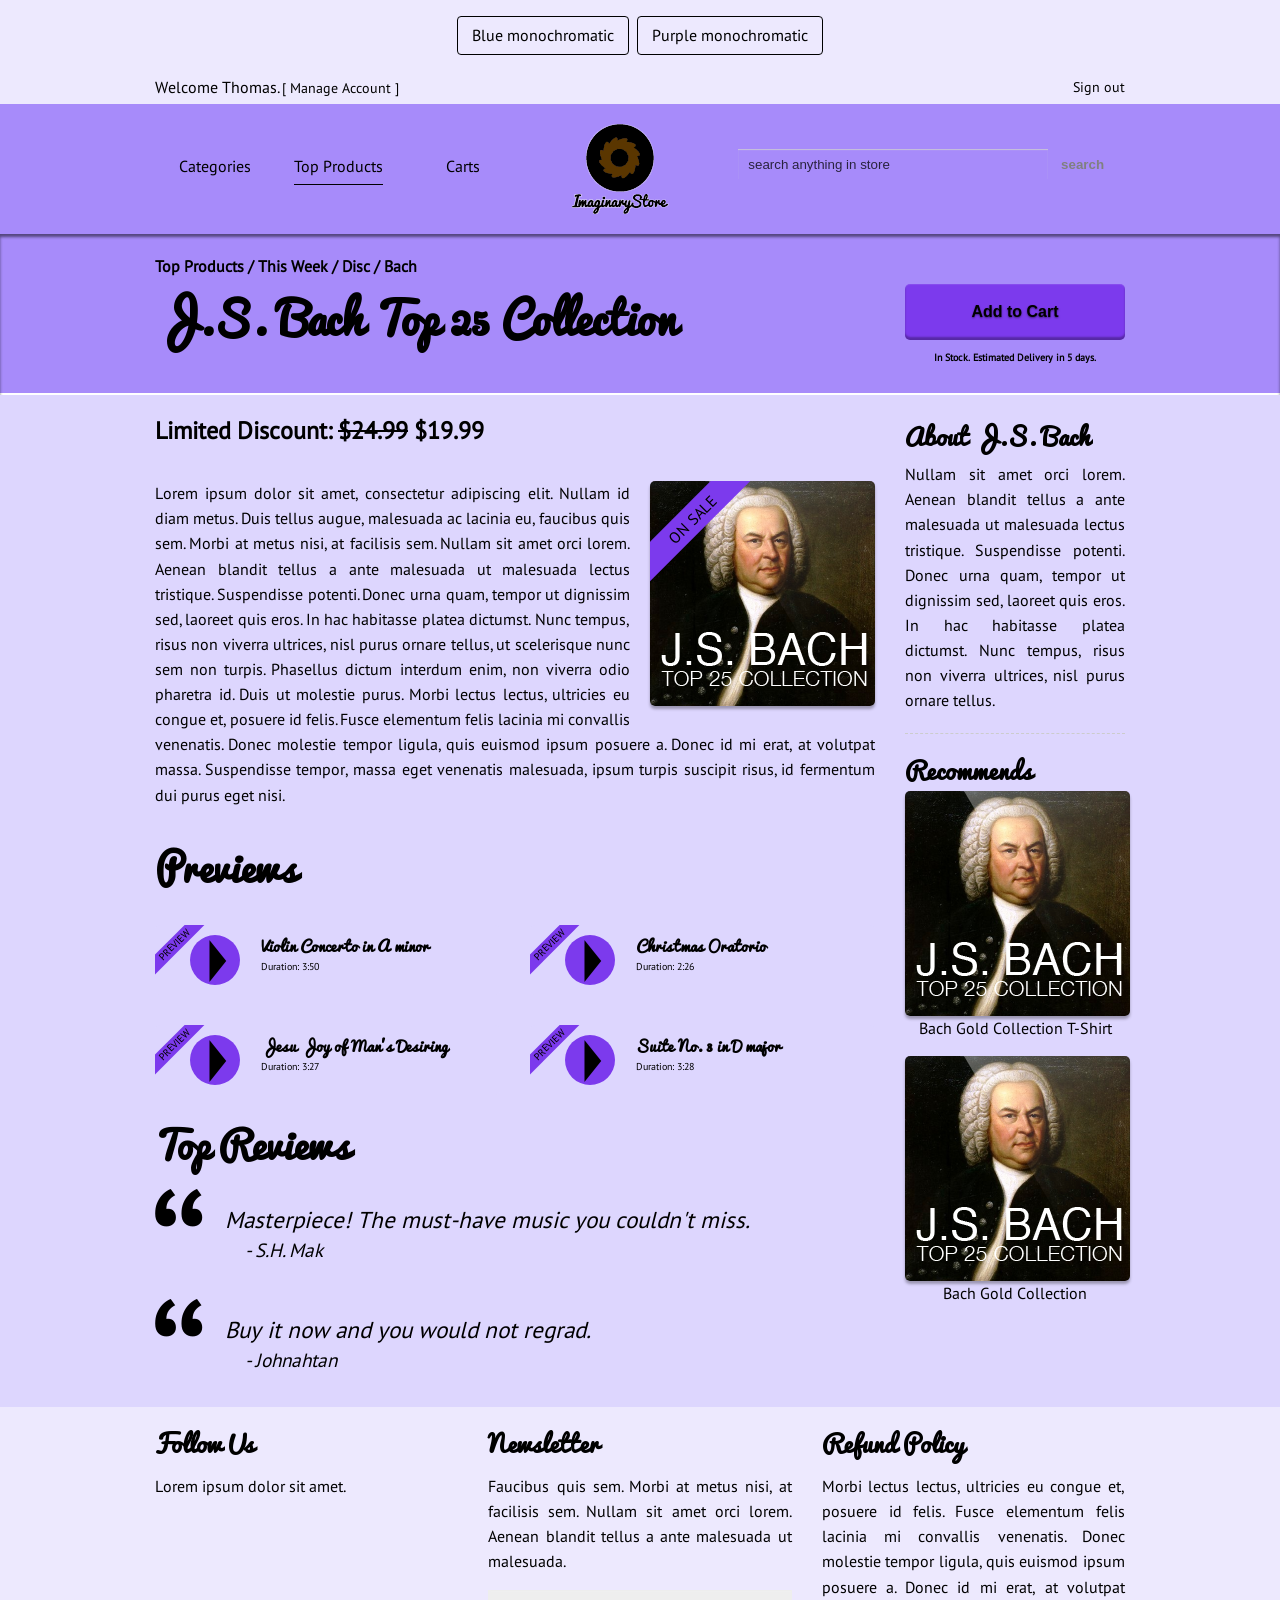
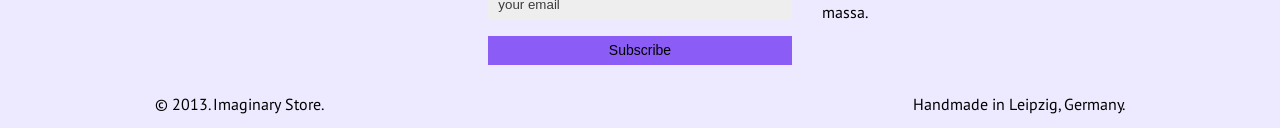
<file: Thuc_hanh_phoi_mau/purple.html>
<!doctype html>
<html lang="en">
<head>
<meta charset="utf-8">
<meta name="viewport" content="width=device-width, initial-scale=1" />
<title>Imaginary Store - Purple</title>
<link href="style.css" rel="stylesheet" type="text/css" />
<link href="purple.css" rel="stylesheet" />
</head>

<body>
<div class="theme-switch"><a href="index.html">Blue monochromatic</a><a href="purple.html">Purple monochromatic</a></div>
<header id="top">
	<div class="fix-size">
    	<p class="c9 left">
        	Welcome Thomas. <a href="">[ Manage Account ]</a>
        </p>
        <p class="c3 left">
        	<a href="#main-nav" class="hide"><img src="images/nav-btn.png" alt="button" /></a>
            <a href="" class="right">Sign out</a>
        </p>
    </div>
    <div class="clear"></div>
</header><!-- header -->

<nav>
	<div class="fix-size">
    	<ul class="c5 left show">
        	<li><a href="">Categories</a></li>
            <li><a href="">Top Products</a></li>
            <li><a href="">Carts</a></li>
        </ul>
        <a href="" class="c2 left c">
        	<img src="images/logo.png" alt="logo" />
        </a>
        <form action="#" class="c5 left show">
        	<input type="search" placeholder="search anything in store" required />
            <input type="submit" value="search" />
        </form>
    </div>
    <div class="clear"></div>
</nav><!-- nav -->

<section id="banner">
	<div class="fix-size">
    	<section class="c9 left c">
        	<p>Top Products / This Week / Disc / Bach</p>
            <h1>J.S. Bach Top 25 Collection</h1>
        </section>
        <aside class="c3 left c">
        	<button>Add to Cart</button>
            <p>In Stock. Estimated Delivery in 5 days.</p>
        </aside>
    </div>
    <div class="clear"></div>
</section><!-- banner -->

<section id="main">
	<div class="fix-size">
    	<section class="c9 left c">
        	<h3>Limited Discount: <del>$24.99</del> $19.99</h3>            
            <div class="trans right">
                <div class="cover">
                    <div class="face">
                        <p class="on-sale">ON SALE</p>
                    </div>
                    <div class="face back">
                        <b>J.S. Bach - Top 25 Collection</b>
                        <ol>
                            <li>Violin Concerto in A minor</li>
                            <li>Christmas Oratorio</li>
                            <li>Jesu Joy of Man's Desiring</li>
                            <li>Suite No. 3 in D major</li>
                            <!-- text -->
                        </ol>
                    </div>
                </div>
            </div><!-- trans -->
            
            <p>
            	Lorem ipsum dolor sit amet, consectetur adipiscing elit. Nullam id diam metus. Duis tellus augue, malesuada ac lacinia eu, faucibus quis sem. Morbi at metus nisi, at facilisis sem. Nullam sit amet orci lorem. Aenean blandit tellus a ante malesuada ut malesuada lectus tristique. Suspendisse potenti. Donec urna quam, tempor ut dignissim sed, laoreet quis eros. In hac habitasse platea dictumst. Nunc tempus, risus non viverra ultrices, nisl purus ornare tellus, ut scelerisque nunc sem non turpis. Phasellus dictum interdum enim, non viverra odio pharetra id. Duis ut molestie purus. Morbi lectus lectus, ultricies eu congue et, posuere id felis. Fusce elementum felis lacinia mi convallis venenatis. Donec molestie tempor ligula, quis euismod ipsum posuere a. Donec id mi erat, at volutpat massa. Suspendisse tempor, massa eget venenatis malesuada, ipsum turpis suscipit risus, id fermentum dui purus eget nisi.<!-- text -->
            </p>
            
            <h2>Previews</h2>
            <ul class="preview">
            	<li class="left"><a href="">
                	<div class="c3 left">
                    	<p class="title">PREVIEW</p>
                        <div class="circle"><div class="triangle">&#9658;</div></div>
                    </div>
                    <div class="c9 left">
                    	<b>Violin Concerto in A minor</b><!-- text -->
                        <small>Duration: 3:50</small>
                    </div>
                    <div class="clear"></div>
                </a></li><!-- element -->
                
                <li class="right"><a href="">
                	<div class="c3 left">
                    	<p class="title">PREVIEW</p>
                        <div class="circle"><div class="triangle">&#9658;</div></div>
                    </div>
                    <div class="c9 left">
                    	<b>Christmas Oratorio</b><!-- text -->
                        <small>Duration: 2:26</small>
                    </div>
                    <div class="clear"></div>
                </a></li><!-- element -->
                <li class="clear"></li>
                
                <li class="left"><a href="">
                	<div class="c3 left">
                    	<p class="title">PREVIEW</p>
                        <div class="circle"><div class="triangle">&#9658;</div></div>
                    </div>
                    <div class="c9 left">
                    	<b>Jesu Joy of Man's Desiring</b><!-- text -->
                        <small>Duration: 3:27</small>
                    </div>
                    <div class="clear"></div>
                </a></li><!-- element -->
                
                <li class="right"><a href="">
                	<div class="c3 left">
                    	<p class="title">PREVIEW</p>
                        <div class="circle"><div class="triangle">&#9658;</div></div>
                    </div>
                    <div class="c9 left">
                    	<b>Suite No. 3 in D major</b><!-- text -->
                        <small>Duration: 3:28</small>
                    </div>
                    <div class="clear"></div>
                </a></li><!-- element -->
            </ul>
            <div class="clear"></div>
            
            <h2>Top Reviews</h2>
            <blockquote>
            	<div class="quote">&ldquo;</div>
                <p>
                	Masterpiece! The must-have music you couldn't miss.<small>- S.H. Mak</small>
                </p>
            </blockquote>
            
            <blockquote>
            	<div class="quote">&ldquo;</div>
                <p>
                	Buy it now and you would not regrad. <small>- Johnahtan</small>
                </p>
            </blockquote>
        </section>
        <aside class="c3 left c">
        	<h3>About J.S. Bach</h3>
            <p class="about">
            	Nullam sit amet orci lorem. Aenean blandit tellus a ante malesuada ut malesuada lectus tristique. Suspendisse potenti. Donec urna quam, tempor ut dignissim sed, laoreet quis eros. In hac habitasse platea dictumst. Nunc tempus, risus non viverra ultrices, nisl purus ornare tellus.
            </p>
            
            <h3>Recommends</h3>
            <div class="aside-cover">
            	<div class="trans">
                	<div class="cover">
                    	<div class="face">
                        </div>
                        <div class="face back">
                        	<b>J.S. Bach - Top 25 Collection</b>
                            <ol>
                            	<li>Violin Concerto in A minor</li>
                                <li>Christmas Oratorio</li>
                                <li>Jesu Joy of Man's Desiring</li>
                                <li>Suite No. 3 in D major</li>
                            	<!-- text -->
                            </ol>
                            <button>Go to Album</button>
                        </div>
                    </div>
                </div><!-- trans -->
            	<p>Bach Gold Collection T-Shirt</p>
            </div><!-- aside cover -->
            
            <div class="aside-cover">
            	<div class="trans">
                	<div class="cover">
                    	<div class="face">
                        </div>
                        <div class="face back">
                        	<b>J.S. Bach - Top 25 Collection</b>
                            <ol>
                            	<li>Violin Concerto in A minor</li>
                                <li>Christmas Oratorio</li>
                                <li>Jesu Joy of Man's Desiring</li>
                                <li>Suite No. 3 in D major</li>
                            	<!-- text -->
                            </ol>
                            <button>Go to Album</button>
                        </div>
                    </div>
                </div><!-- trans -->
                <p>Bach Gold Collection</p>
            </div><!-- aside cover -->
        </aside>
    </div>
    <div class="clear"></div>
    
    <nav id="main-nav" class="c12 c hide">
    	<ul>
        	<li><a href="#top"><span class="arrow"></span>Back to Top</a></li>
            <li><a href="">Categories</a></li>
            <li><a href="">Top Products</a></li>
            <li><a href="">Carts</a></li>
            <li><a href="">Your Account</a></li>
        </ul>
        <form action="#">
        	<input type="search" placeholder="search in store" required />
            <input type="submit" value="go" />
        </form>
    </nav><!-- main nav -->
    <div class="clear"></div>
</section><!-- main -->

<section id="info">
	<div class="fix-size">
    	<div class="c4 left c">
        	<h3>Follow Us</h3>
            <p>
            	Lorem ipsum dolor sit amet.
            </p>
        </div>
        <div class="c4 left c">
        	<h3>Newsletter</h3>
            <p>
            	Faucibus quis sem. Morbi at metus nisi, at facilisis sem. Nullam sit amet orci lorem. Aenean blandit tellus a ante malesuada ut malesuada.
            </p>
            <form action="#">
            	<input type="email" placeholder="your email" required />
                <input type="submit" value="Subscribe" />
            </form>
        </div>
        <div class="c4 left c">
        	<h3>Refund Policy</h3>
        	<p>
            	Morbi lectus lectus, ultricies eu congue et, posuere id felis. Fusce elementum felis lacinia mi convallis venenatis. Donec molestie tempor ligula, quis euismod ipsum posuere a. Donec id mi erat, at volutpat massa.
            </p>
        </div>
    </div>
    <div class="clear"></div>
</section><!-- info -->

<footer>
	<div class="fix-size">
    	<div class="c12 c">
        	<span>&copy; 2013. Imaginary Store.</span>
            <span class="right">Handmade in Leipzig, Germany.</span>
        </div>
    </div>
    <div class="clear"></div>
</footer><!-- footer -->
</body>
</html>
</file>
<file: styles.css>
/* Tính kích thước phần tử bao gồm cả padding và border. */
* {
    box-sizing: border-box;
}

body {
    margin: 0;
    padding: 8px;
    font-family: Arial, sans-serif;
    font-size: 16px;
    color: #111;
    background-color: white;
}

header,
footer {
    padding: 10px;
    color: white;
    background-color: black;
}

header h1 {
    margin: 12px 0;
    font-size: 32px;
}

nav ul {
    display: flex;
    flex-wrap: wrap;
    gap: 20px;
    margin: 0;
    padding: 18px 10px;
    list-style: none;
}

nav a {
    color: #111;
    text-decoration: none;
}

nav a:hover,
nav a:focus-visible {
    text-decoration: underline;
}

/* Nội dung chính bên trái, thông tin phụ bên phải. */
main {
    display: flex;
    align-items: stretch;
    gap: 10px;
    margin-bottom: 10px;
}

main > section {
    flex: 3;
    min-width: 0;
    padding: 10px;
    background-color: #ddd;
}

h2 {
    margin: 10px 0 18px;
    font-size: 24px;
}

article {
    margin-bottom: 10px;
    padding: 10px;
    background-color: white;
}

article:last-child {
    margin-bottom: 0;
}

h3 {
    margin: 10px 0;
    font-size: 20px;
}

p {
    line-height: 1.5;
}

aside {
    flex: 1;
    min-width: 0;
    padding: 10px;
    background-color: #eee;
}

aside section {
    margin-bottom: 20px;
}

footer p {
    margin: 8px 0;
}

/* Chuyển thành một cột khi màn hình nhỏ. */
@media (max-width: 650px) {
    main {
        flex-direction: column;
    }
}
</file>
<file: facebook-layout/styles.css>
* { box-sizing: border-box; }
:root { --header-height: 64px; --sidebar-width: 250px; }
html { scroll-padding-top: 84px; }
body { margin: 0; background: #f0f2f5; color: #1c1e21; font-family: Arial, sans-serif; font-size: 15px; }
a { color: inherit; text-decoration: none; }
/* Header luôn nằm ở đầu màn hình khi cuộn trang. */
.header { position: fixed; top: 0; left: 0; right: 0; height: var(--header-height); z-index: 10; display: flex; align-items: center; gap: 14px; padding: 0 20px; background: white; box-shadow: 0 1px 6px #0000001a; }
.logo { display: grid; place-items: center; flex-shrink: 0; width: 42px; height: 42px; border-radius: 50%; background: #1877f2; color: white; font-size: 42px; font-weight: bold; overflow: hidden; padding-top: 6px; }
.search { width: 235px; border: 0; border-radius: 24px; padding: 13px 16px; background: #f0f2f5; font: inherit; }
.top-nav { display: flex; align-self: stretch; justify-content: center; flex: 1; gap: 8px; }
.top-nav a { display: grid; place-items: center; padding: 0 25px; border-bottom: 3px solid transparent; color: #65676b; font-weight: bold; }
.top-nav a:hover { background: #f0f2f5; }
.top-nav .active { border-color: #1877f2; color: #1877f2; }
.profile { display: flex; align-items: center; gap: 8px; font-weight: bold; white-space: nowrap; }
.avatar { display: inline-flex; align-items: center; justify-content: center; flex-shrink: 0; width: 42px; height: 42px; border-radius: 50%; background: #d9e8ff; color: #185abc; font-size: 13px; font-weight: bold; }
.avatar.small { width: 36px; height: 36px; }
.purple { background: #ede0ff; color: #7544ac; }
.green { background: #d9f1e3; color: #26744b; }
.orange { background: #ffead6; color: #a65b17; }
/* Hai sidebar cố định, có thể cuộn riêng khi nội dung dài. */
.sidebar { position: fixed; top: var(--header-height); bottom: 0; width: var(--sidebar-width); padding: 20px 14px; overflow-y: auto; }
.left-sidebar { left: 0; }
.right-sidebar { right: 0; }
.sidebar nav a, .shortcut { display: flex; align-items: center; gap: 12px; padding: 10px 8px; border-radius: 8px; font-weight: bold; }
.sidebar nav a:hover, .shortcut:hover { background: #e4e6e9; }
.icon { width: 36px; text-align: center; font-size: 25px; flex-shrink: 0; }
.sidebar h2 { margin: 16px 8px 10px; color: #65676b; font-size: 16px; }
hr { border: 0; border-top: 1px solid #d5d8dd; margin: 16px 8px; }
.group-icon { display: grid; place-items: center; flex-shrink: 0; width: 36px; height: 36px; border-radius: 8px; background: #dce8f9; color: #1877f2; }
.sidebar-note { padding: 0 8px; color: #65676b; font-size: 12px; line-height: 1.6; }
/* Chừa khoảng trống cho header và hai sidebar. */
.feed { max-width: 700px; margin: 0 auto; padding: 88px 24px 30px; }
.stories { display: grid; grid-template-columns: repeat(4, 1fr); gap: 10px; margin-bottom: 20px; }
.story { height: 172px; border-radius: 12px; padding: 12px; display: flex; flex-direction: column; justify-content: space-between; color: white; box-shadow: 0 2px 5px #00000010; }
.story-blue { background: linear-gradient(145deg, #4479c3, #8ab5e9); }
.story-purple { background: linear-gradient(145deg, #7958aa, #bca3df); }
.story-green { background: linear-gradient(145deg, #34876e, #86c6a1); }
.create-story { background: white; color: #1c1e21; align-items: center; justify-content: center; gap: 18px; }
.story-symbol { display: grid; place-items: center; width: 44px; height: 44px; border-radius: 50%; background: #1877f2; color: white; font-size: 32px; }
.story strong { font-size: 13px; }
.card { background: white; border-radius: 10px; margin-bottom: 20px; box-shadow: 0 1px 3px #00000015; }
.composer { padding: 16px; }
.composer-top { display: flex; align-items: center; gap: 10px; }
.composer-prompt { flex: 1; background: #f0f2f5; border-radius: 24px; padding: 13px 16px; color: #65676b; }
.composer-actions { display: flex; flex-wrap: wrap; justify-content: space-around; gap: 12px; border-top: 1px solid #e4e6eb; margin-top: 14px; padding-top: 14px; color: #65676b; font-size: 13px; font-weight: bold; }
.post-header { display: flex; align-items: center; gap: 10px; padding: 16px 16px 0; }
.post-header h2 { font-size: 15px; margin: 0 0 5px; }
.post-header p { color: #65676b; font-size: 12px; margin: 0; }
.more { margin-left: auto; color: #65676b; font-size: 24px; }
.post-text { line-height: 1.6; margin: 14px 16px; }
.post-banner { min-height: 245px; padding: 30px 15px; display: flex; flex-direction: column; align-items: center; justify-content: center; background: #e8f1ff; color: #20599a; text-align: center; }
.post-banner > span { font-size: 52px; font-weight: bold; margin-bottom: 20px; }
.post-banner strong { font-size: 26px; }
.post-banner p { letter-spacing: 2px; font-size: 14px; }
.post-stats { display: flex; flex-wrap: wrap; gap: 8px; justify-content: space-between; margin: 0 16px; padding: 14px 0; color: #65676b; font-size: 13px; border-bottom: 1px solid #e4e6eb; }
.post-actions { display: flex; justify-content: space-around; padding: 14px 8px; color: #65676b; font-weight: bold; font-size: 14px; }
.notice { display: flex; align-items: flex-start; gap: 8px; padding: 8px; }
.notice p { font-size: 13px; line-height: 1.6; margin: 0; }
.contacts { list-style: none; padding: 0; margin: 0; }
.contacts li { display: flex; align-items: center; gap: 10px; padding: 10px 8px; }
.online { width: 8px; height: 8px; border-radius: 50%; background: #31a24c; margin-left: auto; }
.feed-footer { text-align: center; color: #65676b; font-size: 12px; padding: 12px; }
@media (max-width: 1200px) { :root { --sidebar-width: 210px; } .feed { margin-left: 210px; margin-right: 210px; max-width: none; } .search { width: 190px; } .top-nav a { padding: 0 16px; } }
@media (max-width: 1000px) { .right-sidebar { display: none; } .feed { margin-right: 0; max-width: 700px; } .profile > span:last-child { display: none; } .search { width: 170px; } }
@media (max-width: 720px) { .left-sidebar { display: none; } .feed { margin: 0 auto; padding: 80px 12px 20px; } .header { padding: 0 12px; gap: 8px; } .search { display: none; } .top-nav { gap: 0; } .top-nav a { font-size: 12px; padding: 0 10px; } .story { height: 145px; padding: 10px; } .composer-prompt { font-size: 13px; } .post-banner strong { font-size: 22px; } }
</file>
<file: hoat-hinh/styles.css>
* { box-sizing: border-box; }
html { scroll-behavior: smooth; scroll-padding-top: 95px; }
body { margin: 0; font-family: Arial, sans-serif; color: #333; background: white; line-height: 1.5; }
a { text-decoration: none; color: inherit; }
a:hover, a:focus-visible { color: #d52d26; font-weight: bold; }
/* Header cố định khi cuộn trang. */
.header { position: fixed; top: 0; left: 0; right: 0; z-index: 10; height: 80px; display: flex; align-items: center; padding: 12px 24px; background: #f5f5f5; border-top: 3px solid #ddd; box-shadow: 0 1px 3px #00000012; }
.logo { font-size: 30px; font-style: italic; font-weight: bold; white-space: nowrap; }
.logo span { margin-left: 3px; padding: 6px 12px; border-radius: 10px; color: white; background: #d52d26; }
.page { max-width: 1400px; margin: auto; padding: 90px 16px 16px; }
.head-link { display: flex; flex-wrap: wrap; justify-content: center; gap: 0; padding: 10px; background: #f5f5f5; }
.head-link a { padding: 0 16px; border-right: 1px solid #888; }
.head-link a:last-child { border: 0; }
.head-link .active { color: #d52d26; font-weight: bold; }
.toolbar { display: flex; flex-wrap: wrap; gap: 10px; padding: 14px 0; }
input, select, textarea, button { font: inherit; }
input[type=search] { flex: 1; min-width: 170px; }
input[type=search], select { border: 1px solid #ddd; border-radius: 5px; padding: 9px 12px; background: white; }
button, .file-label { cursor: pointer; padding: 9px 12px; border: 1px solid #ddd; border-radius: 5px; background: #f5f5f5; }
button:hover, .file-label:hover { background: #ffe9e7; color: #b4201b; }
.file-label input { display: block; max-width: 230px; font-size: 12px; margin-top: 5px; }
/* Danh sách trái chiếm một phần ba, trình phát chiếm hai phần ba. */
.content { display: grid; grid-template-columns: 1fr 2fr; gap: 26px; align-items: start; }
.left-content { padding: 10px; background: #f8f8fc; }
.film { display: block; width: 100%; text-align: left; padding: 8px; margin-bottom: 10px; border: 2px solid transparent; background: white; border-radius: 0; }
.film.selected { border-color: #d52d26; }
.film img { width: 100%; aspect-ratio: 16 / 9; object-fit: cover; display: block; margin-bottom: 6px; }
.film strong { display: block; }
.film small { display: block; color: #666; }
.player { background: #111; aspect-ratio: 16 / 9; }
.player video, .player iframe { width: 100%; height: 100%; display: block; border: 0; }
[hidden] { display: none !important; }
.title-row { display: flex; align-items: center; flex-wrap: wrap; gap: 10px; justify-content: space-between; margin-top: 12px; }
h1 { font-size: 20px; margin: 0; }
h2 { font-size: 18px; margin: 0 0 10px; }
p { margin: 10px 0; }
.muted { color: #666; font-size: 14px; }
.info { padding: 18px 0; border-top: 1px solid #eee; margin-top: 18px; }
textarea { width: 100%; display: block; padding: 10px; margin: 8px 0; border: 1px solid #ccc; border-radius: 5px; resize: vertical; }
.footer { text-align: center; padding: 22px; background: #f8f8fc; margin-top: 24px; }
@media (max-width: 900px) { .content { grid-template-columns: 1fr 1.8fr; gap: 14px; } .head-link a { padding: 4px 10px; } }
@media (max-width: 650px) { .content { display: flex; flex-direction: column; } .right-content { order: -1; width: 100%; } .left-content { width: 100%; } #film-list { display: grid; grid-template-columns: 1fr 1fr; gap: 8px; } .film { margin: 0; } .header { padding-left: 14px; } .logo { font-size: 26px; } .head-link a { border: 0; font-size: 14px; } .page { padding-left: 10px; padding-right: 10px; } }
</file>
<file: layout-html5-dung-yeu-cau/styles.css>
* {
    box-sizing: border-box;
}

body {
    max-width: 1100px;
    margin: 20px auto;
    padding: 0 16px;
    font-family: Arial, sans-serif;
    color: #252525;
    background-color: #f3f3f3;
    line-height: 1.6;
}

/* Đầu trang nằm phía trên thanh điều hướng. */
header {
    padding: 28px 20px;
    text-align: center;
    background-color: #dedede;
    border: 1px solid #aaa;
}

header h1 {
    margin: 0;
    font-size: 32px;
}

header p {
    margin: 8px 0 0;
}

/* Các liên kết điều hướng nằm trên cùng một hàng. */
nav {
    display: flex;
    flex-wrap: wrap;
    margin-top: 10px;
    background-color: #333;
}

nav a {
    padding: 12px 22px;
    color: white;
    text-decoration: none;
}

nav a:hover,
nav a:focus-visible {
    background-color: #555;
}

/* Chia nội dung thành hai cột: nội dung chính và thanh bên. */
main {
    display: grid;
    grid-template-columns: 3fr 1fr;
    gap: 12px;
    margin: 12px 0;
}

.content {
    min-width: 0;
    padding: 18px;
    background-color: #e5e5e5;
    border: 1px solid #aaa;
}

h2 {
    margin: 0 0 16px;
    font-size: 23px;
}

/* Mỗi article là một khối bài viết độc lập. */
article {
    margin-bottom: 16px;
    padding: 18px;
    border: 1px solid #bbb;
    background-color: white;
}

article:last-child {
    margin-bottom: 0;
}

h3 {
    margin: 0 0 10px;
    font-size: 19px;
}

p {
    margin: 0 0 12px;
}

p:last-child {
    margin-bottom: 0;
}

aside {
    min-width: 0;
    padding: 18px;
    border: 1px solid #aaa;
    background-color: #dedede;
}

aside ul {
    padding-left: 20px;
    margin: 0 0 24px;
}

aside li {
    margin-bottom: 10px;
}

aside a {
    color: #185a9d;
}

/* Chân trang nằm dưới cả hai cột. */
footer {
    padding: 18px;
    text-align: center;
    color: white;
    background-color: #333;
}

footer p {
    margin: 4px 0;
}

@media (max-width: 650px) {
    body {
        margin: 12px auto;
    }

    main {
        grid-template-columns: 1fr;
    }

    nav a {
        padding: 10px 14px;
    }
}
</file>
<file: layout-rwd/styles.css>
* {
    box-sizing: border-box;
}

body {
    margin: 0;
    padding: 12px;
    font-family: Arial, Helvetica, sans-serif;
    color: #333;
    font-size: 16px;
    line-height: 1.5;
}

.page {
    min-height: calc(100vh - 24px);
    display: flex;
    flex-direction: column;
}

/* Thanh menu ngang ở đầu trang. */
.navbar {
    display: flex;
    flex-wrap: wrap;
    align-items: stretch;
    background-color: #222;
    border: 1px solid #080808;
}

.navbar a {
    display: flex;
    align-items: center;
    padding: 18px 20px;
    color: #9d9d9d;
    text-decoration: none;
}

.navbar .logo {
    font-size: 22px;
}

.navbar .active,
.navbar a:hover,
.navbar a:focus-visible {
    color: white;
    background-color: #080808;
}

.navbar .login {
    margin-left: auto;
    gap: 4px;
}

/* Ba cột có tỉ lệ 1:4:1 như ảnh mẫu. */
.row {
    display: flex;
    flex: 1;
}

.sidebar {
    width: 16.6667%;
    padding: 24px 18px;
    background-color: #f1f1f1;
    text-align: center;
}

.sidebar-left a {
    display: block;
    margin-bottom: 14px;
    color: #337ab7;
    text-decoration: none;
}

.sidebar-left a:hover {
    text-decoration: underline;
}

.content {
    width: 66.6666%;
    padding: 20px;
    background-color: white;
    overflow-wrap: break-word;
}

h1 {
    margin: 0 0 8px;
    font-size: 40px;
    line-height: 1.2;
}

h2 {
    margin: 20px 0 8px;
    font-size: 28px;
    line-height: 1.2;
}

p {
    margin: 0 0 16px;
}

hr {
    margin: 26px 0;
    border: 0;
    border-top: 1px solid #eee;
}

.ads {
    padding: 24px 10px;
    margin-bottom: 24px;
    border: 1px solid #ddd;
    border-radius: 4px;
    background-color: #f5f5f5;
    box-shadow: inset 0 1px 1px #0000000d;
    color: #333;
}

.footer {
    padding: 22px 15px;
    text-align: center;
    background-color: #555;
    color: white;
}

/* Tablet: thanh bên phải chuyển xuống dưới hai cột đầu. */
@media (max-width: 991px) {
    .row {
        flex-wrap: wrap;
    }

    .sidebar-left {
        width: 25%;
    }

    .content {
        width: 75%;
    }

    .sidebar-right {
        width: 100%;
        display: flex;
        gap: 18px;
    }

    .ads {
        flex: 1;
        margin-bottom: 0;
    }
}

/* Điện thoại: các cột xếp dọc, menu tự xuống hàng. */
@media (max-width: 600px) {
    body {
        padding: 8px;
    }

    .page {
        min-height: calc(100vh - 16px);
    }

    .navbar a {
        padding: 12px 14px;
    }

    .navbar .logo {
        width: 100%;
    }

    .navbar .login {
        margin-left: 0;
    }

    .sidebar-left,
    .content,
    .sidebar-right {
        width: 100%;
    }

    .sidebar-left {
        display: flex;
        justify-content: center;
        gap: 28px;
        padding: 16px;
    }

    .sidebar-left a {
        margin: 0;
    }

    .sidebar-right {
        padding: 16px;
    }

    h1 {
        font-size: 32px;
    }
}
</file>
<file: Newsletter/style.css>
*{box-sizing:border-box}body{margin:0;background:var(--light);color:var(--text);font-family:Arial,sans-serif;line-height:1.65}.container{width:min(100% - 32px,900px);margin:auto}.toolbar{padding:20px 0;display:flex;gap:12px;flex-wrap:wrap}.toolbar a{color:var(--text);font-weight:bold}.newsletter{background:white;border-radius:22px;overflow:hidden;margin-bottom:35px;box-shadow:0 14px 40px #0001}.primary-bg{background:var(--primary);color:white}.secondary-bg{background:var(--secondary);color:white}.accent-bg{background:var(--accent);color:var(--text)}header{padding:42px}.brand{font-size:30px;font-weight:800;letter-spacing:-1px}.edition{font-size:12px;letter-spacing:2px;text-transform:uppercase;opacity:.85}h1{font-size:clamp(28px,5vw,44px);line-height:1.2;margin:18px 0}h2{font-size:26px;line-height:1.3}h3{font-size:21px}.intro{padding:32px}.text-primary-color{color:var(--primary)}.btn-primary-custom{display:inline-block;background:var(--primary);color:white;border:0;border-radius:8px;padding:12px 22px;text-decoration:none;font-weight:bold;min-height:48px}.btn-primary-custom:hover{background:var(--secondary);color:white}.row{display:flex;flex-wrap:wrap;margin:0 -10px}.col-md-6{width:50%;padding:10px}.cards{padding:0 22px 28px}.card{border:0;border-radius:14px;height:100%;overflow:hidden}.card-body{padding:24px}.board{padding:24px;background:var(--soft);display:flex;gap:12px;border-radius:12px;margin:22px 0}.list{background:white;padding:12px;border-radius:8px;flex:1;font-size:13px;min-width:0}.task{background:var(--light);border-left:3px solid var(--primary);padding:10px 7px;border-radius:5px;margin-top:10px}.tip{padding:25px 32px;border-top:1px solid var(--soft)}footer{padding:28px 32px;font-size:13px}footer a{color:inherit}.swatches{display:flex;gap:8px;flex-wrap:wrap;margin:22px 0}.swatch{background:var(--soft);padding:6px 10px;border-radius:6px;font-size:12px;color:var(--text)}a:focus-visible{outline:3px solid var(--accent);outline-offset:4px}@media(max-width:600px){header,.intro{padding:24px}.col-md-6{width:100%}.board{padding:12px;gap:6px}.list{font-size:11px;padding:8px}.brand{font-size:26px}.tip,footer{padding:24px}}
</file>
<file: Newsletter/style1.css>
:root{--primary:#10288C;--secondary:#1C2859;--accent:#7C93F2;--soft:#B5C4FF;--light:#E3E9FF;--text:#1C2859;}
</file>
<file: Thuc_hanh_phoi_mau/style.css>
:root {
  --primary: #00ADEE; /* Bac 1: mau logo */
  --secondary: #00B2EF; /* Bac 2 */
  --page: #00BFF2; /* Bac 4: nen trang */
  --content: #8DD7F7; /* Bac 7: nen noi dung */
  --footer: #C6E9FA; /* Bac 9: footer */
}
@charset "utf-8";
/* CSS Document */
* {
	margin: 0;
	padding: 0;
}
ul li {
	list-style: none;
}
a {
	text-decoration: none;
}
.clear {
	clear: both;
}
.left {
	float: left;
}
.right {
	float: right;
}
.hide {
	display: none;
}
::selection {
	background: var(--primary);
	color: #fff;
}
::-moz-selection {
background: var(--primary);
color: #fff;
}
.c2 {
	width: 16.6666%;
}
.c3 {
	width: 25%;
}
.c4 {
	width: 33.3333%;
}
.c5 {
	width: 41.6666%;
}
.c9 {
	width: 75%;
}
.c12 {
	width: 100%;
}
.c2, .c3, .c4, .c5, .c9, .c12 {
	padding: 0 15px;
	box-sizing: border-box;
	-moz-box-sizing: border-box;
}
.fix-size {
	max-width: 1000px;
	margin: auto;
}
/* core */
@font-face {
	font-family: font1;
	src: url(fonts/pacifico.woff);
}
@font-face {
	font-family: font2;
	src: url(fonts/ptsans.woff);
}
body {
	font-family: font2;
	font-size: 15.5px;
	color: #222;
	background: var(--page);
	line-height: 1.62em;
}
/* header */
header {
	color: #eee;
	background: #222;
	line-height: 32px;
}
header a {
	color: #808080;
	font-size: 14px;
}
/* footer */
footer {
	color: #eee;
	background: #222;
	line-height: 48px;
}
/* nav */
body > nav ul {
	margin-top: 45px;
}
body > nav ul li {
	width: 31%;
	display: inline-block;
	text-align: center;
}
body > nav ul li a {
	color: var(--primary);
	display: inline-block;
	padding: 5px 0;
}
body > nav ul li:nth-child(2) a {
	border-bottom: solid 1px;
}
body > nav ul:hover li a {
	border-bottom: none;
}
body > nav ul li:hover a {
	border-bottom: solid 1px;
}
body > nav a.c2 {
	display: block;
}
body > nav a img {
	display: block;
	margin: 20px 0;
}
body > nav form {
	margin-top: 45px;
}
input, button {
	width: 100%;
	height: 30px;
	color: #a9a9a9;
	background: none;
	border: none;
	outline: none;
}
body > nav input[type=search] {
	width: 80%;
	box-shadow: inset 0 1px 1px rgba(210, 210, 210, 0.8);
	text-indent: 10px;
}
body > nav input[type=search]:focus {
	background: #fff;
	box-shadow: inset 0 1px 1px rgba(170, 170, 170, 0.7);
}
body > nav input[type=submit] {
	width: 16%;
	font-weight: bold;
	color: #808080;
}
body > nav input[type=search]:focus + input {
	background: #fff;
	box-shadow: inset 0 1px 1px rgba(170, 170, 170, 0.7);
}
/* banner */
#banner {
	background: var(--page);
	box-shadow: inset 0 3px 3px rgba(0, 0, 0, 0.5), inset 0 -2px #fff;
	font-weight: bold;
	padding: 20px 0;
	color: #eee;
	text-shadow: 0 1px 2px rgba(0, 0, 0, 0.5);
}
h1, h2, h3 {
	font-family: font1;
	line-height: normal;
	padding-bottom: 10px;
}
h1 {
	font-size: 44px;
}
h2 {
	font-size: 38px;
}
h3 {
	font-size: 24px;
}
#banner aside button {
	height: 56px;
	border-radius: 5px;
	margin-top: 30px;
	font-size: 16px;
	font-weight: bold;
	color: #eee;
	box-shadow: inset 0 -3px 2px rgba(0, 0, 0, 0.3), inset 0 1px 1px rgba(255, 255, 255, 0.1);
	background: var(--primary);
	text-shadow: 0 1px 2px rgba(0, 0, 0, 0.5);
}
#banner aside button:hover {
	box-shadow: inset 0 2px 2px rgba(0, 0, 0, 0.1), inset 0 -2px rgba(255, 255, 255, 0.1);
}
#banner aside button:active {
	box-shadow: inset 0 2px 2px rgba(0, 0, 0, 0.1), inset 0 -2px rgba(255, 255, 255, 0.1);
	background: var(--secondary);
}
#banner aside p {
	text-align: center;
	font-size: 10px;
	padding: 5px 0;
}
/* main */
#main {
	padding-top: 20px;
	overflow: hidden;
}
#main section > .right {
	margin-left: 20px;
	margin-bottom: 10px;
}
#main section h3 {
	font-family: font2;
	font-size: 24px !important;
	margin-bottom: 25px;
}
#main section h3 del {
	color: #b6b6b6;
}
#main section > p {
	text-align: justify;
	margin-bottom: 25px;
}
/* trans */
.trans {
	width: 225px;
	height: 225px;
	margin: auto;
	perspective: 800px;
	-webkit-perspective: 800px;
}
.trans .cover {
	width: 225px;
	height: 225px;
	position: relative;
	transform-style: preserve-3d;
	-webkit-transform-style: preserve-3d;
	transition: all 0.5s ease-out;
	-webkit-transition: all 0.5s ease-out;
}
.trans .face {
	background: url(images/disc-cover.png) no-repeat;
	width: 205px;
	height: 205px;
	padding: 10px;
	border-radius: 5px;
	transform-style: preserve-3d;
	-webkit-transform-style: preserve-3d;
	backface-visibility: hidden;
	-webkit-backface-visibility: hidden;
	box-shadow: 0 3px 3px rgba(0, 0, 0, 0.3);
	position: absolute;
	overflow: hidden;
}
.trans .back {
	box-shadow: 0 3px 3px rgba(0, 0, 0, 0.3), inset 0 225px rgba(255, 255, 255, 0.7);
	text-align: center;
	transform: rotateY(180deg);
	-webkit-transform: rotateY(180deg);
	padding: 9px;
	border: solid 1px;
}
.trans:hover .cover {
	transform: rotateY(-180deg);
	-webkit-transform: rotateY(-180deg);
}
.trans .back b {
	font-size: 14px;
}
.trans .back ol {
	margin-top: 10px;
}
.trans .back ol li {
	list-style: decimal inside;
	line-height: 28px;
	text-align: left;
}
.trans .on-sale {
	background: var(--primary);
	color: #eee;
	transform: rotate(-45deg);
	-webkit-transform: rotate(-45deg);
	margin-top: 14px;
	margin-left: -140px;
	text-align: center;
	line-height: 28px;
}
.trans .back button {
	color: #eee;
	background: var(--page);
	border-radius: 4px;
	margin-top: 10px;
	width: 100px;
}
.trans .back button:hover {
	background: var(--secondary);
}
/* main */
#main .preview li {
	width: 50%;
}
#main .preview li a {
	display: block;
	background: var(--content);
	border-radius: 5px;
	margin: 15px;
	overflow: hidden;
	color: #222;
	position: relative;
	padding: 10px;
}
#main .preview li.left a {
	margin-left: 0;
}
#main .preview li.right a {
	margin-right: 0;
}
#main .preview .title {
	color: #fff;
	font-size: 10px;
	display: block;
	padding: 0 20px;
	line-height: 14px;
	display: block;
	background: var(--primary);
	transform: rotate(-45deg);
	-webkit-transform: rotate(-45deg);
	position: absolute;
	top: 13px;
	left: -20px;
}
#main .preview .circle {
	margin-left: 10px;
	width: 50px;
	height: 50px;
	border-radius: 50%;
	background: var(--primary);
	position: relative;
}
#main .preview .triangle {
	color: #fff;
	font-size: 28px;
	transform: scaleY(2.5);
	-webkit-transform: scaleY(2.5);
	top: 7px;
	left: 14px;
	position: absolute;
}
#main .preview b {
	font-family: font1;
	display: block;
	line-height: 22px;
}
#main .preview small {
	font-size: 10px;
	display: block;
	line-height: 20px;
}
#main blockquote {
	position: relative;
	margin-bottom: 35px;
}
#main blockquote .quote {
	font-size: 18px;
	transform: scale(10, 10);
	-webkit-transform: scale(10, 10);
	color: #ddd;
	position: absolute;
	left: 20px;
	top: 65px;
}
#main blockquote p {
	padding-top: 20px;
	padding-left: 70px;
	font-size: 23px;
	font-style: italic;
	color: #6f6f6f;
}
#main blockquote small {
	display: block;
	margin-left: 20px;
	margin-top: 5px;
}
#main aside h3 {
	padding-bottom: 0px;
}
#main aside p {
	text-align: center;
}
#main aside .about {
	margin-bottom: 15px;
	padding-bottom: 20px;
	border-bottom: #ccc dashed 1px;
	text-align: justify;
	margin-top: 5px;
}
#main aside .aside-cover {
	margin-bottom: 15px;
}
/* info */
#info {
	padding: 15px 0;
	background: #ccc;
}
#info p {
	margin-bottom: 15px;
	text-align: justify;
}
#info input[type=email] {
	text-indent: 10px;
	background: #eee;
	box-shadow: inset 0 1px 1px #eee;
	margin-bottom: 15px;
}
#info input[type=submit] {
	background: #ddd;
	color: #000;
	box-shadow: inset 0 1px #eee;
	font-size: 14px;
}

/* small screen */
@media (max-width: 800px) {
.hide {
	display: block;
}
.show {
	display: none;
}
.c {
	width: 100%;
}
header a.right {
	float: left;
}
header a.hide {
	float: right;
}
header a.hide img {
	display: block;
	margin: 6px;
}
body > nav a.c2 img {
	margin: 20px auto;
}
#banner {
	padding-bottom: 10px;
}
h1 {
	font-size: 34px;
}
h2 {
	font-size: 28px;
}
h3 {
	font-size: 18px;
}
#main .preview li {
	width: 100%;
}
#main .preview li a {
	margin: 15px 0;
}
#main aside .aside-cover {
	width: 50%;
	float: left;
}
#main-nav {
	margin: 50px 0;
}
#main-nav ul li a {
	display: block;
	line-height: 56px;
	border-top: #ddd solid 1px;
	color: var(--primary);
	padding: 0 10px;
	transition: all 0.5s linear;
	-webkit-transition: all 0.5s linear;
}
#main-nav ul li:last-child a {
	border-bottom: #ddd solid 1px;
}
#main-nav ul li a:hover {
	background: var(--content);
}
#main-nav .arrow {
	background: url(images/arrow.png) no-repeat bottom;
	width: 30px;
	height: 20px;
	display: inline-block;
	transition: all 0.5s linear;
	-webkit-transition: all 0.5s linear;
}
#main-nav ul li:first-child a:hover .arrow {
	background: url(images/double-arrow.png) no-repeat bottom;
}
#main-nav input {
	border: #aaa solid 1px;
	height: 34px;
	margin: 10px 0;
}
#main-nav input[type=search] {
	box-shadow: inset 0 1px 1px rgba(170, 170, 170, 0.4);
	text-indent: 10px;
}
#main-nav input[type=submit] {
	color: #222;
}
}
 @media (max-width: 500px) {
header p.c9 {
	width: 66.6666%;
}
header p.c3 {
	width: 33.3333%;
}
}
/* Phoi mau don tong: chu den tren cac cap do xanh. */
body, body * { color: #000; text-shadow: none; }
header, footer, #info { background: var(--footer); color: #000; }
a, header a, body > nav ul li a, input, button,
#banner, #banner aside button, .trans .on-sale, .trans .back button,
#main .preview li a, #main .preview .title, #main .preview .triangle,
#main section h3 del, #main blockquote p, #main blockquote .quote,
#main-nav ul li a { color: #000; }
#main { background: var(--content); }
#info input[type=submit] { background: var(--secondary); }
input::placeholder { color: #000; opacity: 0.75; }
.theme-switch { padding: 12px 15px; background: var(--footer); text-align: center; }
.theme-switch a { display: inline-block; padding: 6px 14px; border: 1px solid #000; border-radius: 4px; margin: 4px; }
:focus-visible { outline: 2px solid #000; outline-offset: 3px; }
</file>
<file: Newsletter/style2.css>
:root{--primary:#10288C;--secondary:#1C254D;--accent:#9CAFFF;--soft:#9CAFFF;--light:#F6F3E9;--text:#372F18;}
.accent-bg{background:#8C6C0F;color:white}
</file>
<file: Thuc_hanh_phoi_mau/purple.css>
/* Bang mau don tong tim: dam den nhat. */
:root { --primary: #7C3AED; --secondary: #8B5CF6; --page: #A78BFA; --content: #DDD6FE; --footer: #EDE9FE; }
/* Logo goc la anh xanh; doi hue cho phu hop tong tim. */
body > nav a img { filter: hue-rotate(70deg); }
</file>
